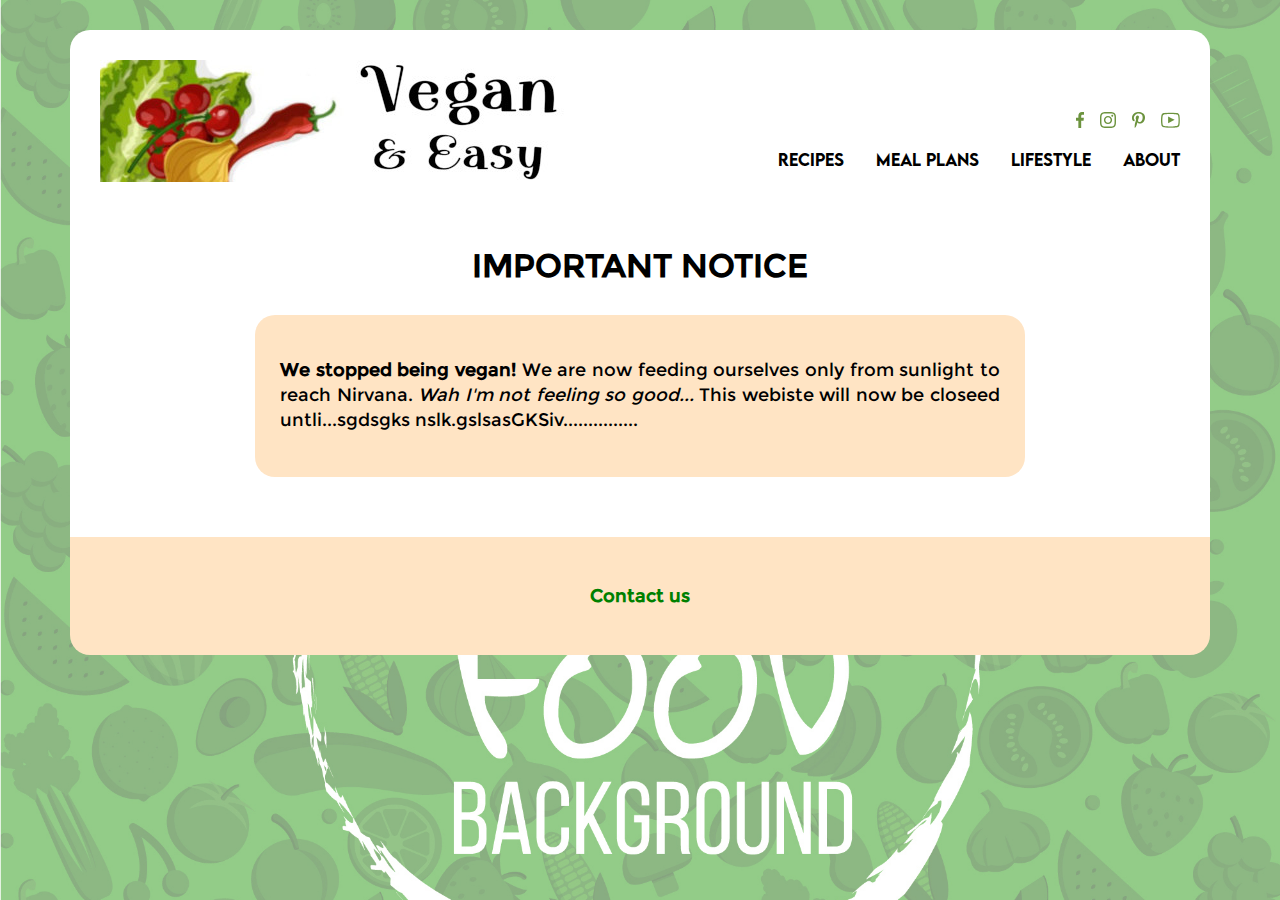
<file: index.html>
<!DOCTYPE html>
<html lang="en">
  <head>
    <meta charset="UTF-8" />
    <meta name="viewport" content="width=device-width, initial-scale=1.0" />
    <!-- link to the css stylesheet: -->
    <link rel="stylesheet" href="./css/style.css" />
    <!-- page title: -->
    <title>Vegan and Easy</title>
  </head>
  <body>
    <!-- the header is the same on all pages -->
    <header>
      <!-- website logo with a link to the homepage: -->
      <div id="logo">
        <a href="index.html"><img src="./img/logo.jpg" alt="logo" /></a>
      </div>
      <!-- navigation bar: -->
      <nav>
        <!-- social media links: -->
        <div class="social-media">
          <ul>
            <li>
              <!-- the links will open in a new tab in the browser: -->
              <a target="_blank" href="https://www.facebook.com/veganandeasy"
                ><img src="./img/icon-facebook.svg" alt=""
              /></a>
            </li>
            <li>
              <a target="_blank" href="https://www.instagram.com/veganandeasy"
                ><img src="./img/icon-instagram.svg" alt=""
              /></a>
            </li>
            <li>
              <a target="_blank" href="https://www.pinterest.com/veganandeasy"
                ><img src="./img/icon-pinterest.svg" alt=""
              /></a>
            </li>
            <li>
              <a
                target="_blank"
                href="https://www.youtube.com/channel/veganandeasy"
                ><img src="./img/icon-youtube.svg" alt=""
              /></a>
            </li>
          </ul>
        </div>

        <!-- links to categories: -->
        <div class="menu">
          <ul>
            <li>
              <a href="recipes.html">Recipes</a>
            </li>
            <li><a href="">Meal Plans</a></li>
            <li><a href="">Lifestyle</a></li>
            <li><a href="">About</a></li>
          </ul>
        </div>
      </nav>
    </header>

    <!-- unique page content starts here -->
    <main>
      <div class="recipe-header">
        <h1>IMPORTANT NOTICE</h1>
      </div>

      <!-- this is particularly important text, here the presentation
        to the website -->
      <article class="important-text">
        <p>
          <strong>We stopped being vegan!</strong> We are now feeding ourselves
          only from sunlight to reach Nirvana.
          <i>Wah I'm not feeling so good...</i> This webiste will now be closeed
          untli...sgdsgks nslk.gslsasGKSiv...............
        </p>
      </article>
    </main>
    <!-- unique page content ends here -->

    <!-- the footer is the same on all pages -->
    <footer>
      <!-- a link to send an email: -->
      <p><a href="mailto:email@veganandeasy.net">Contact us</a></p>
    </footer>
  </body>
</html>
</file>
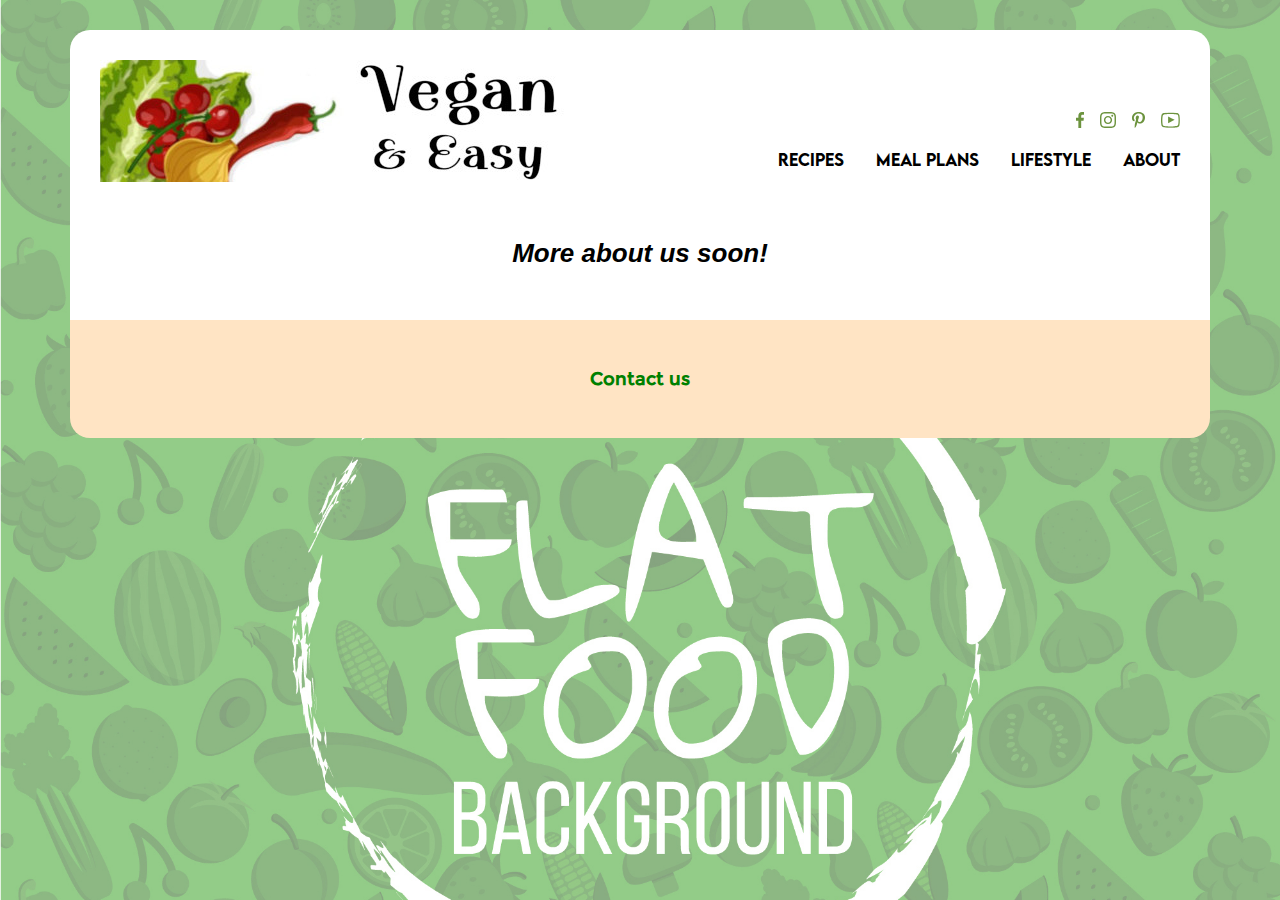
<file: about.html>
<!DOCTYPE html>
<html lang="en">
  <head>
    <meta charset="UTF-8" />
    <meta name="viewport" content="width=device-width, initial-scale=1.0" />
    <!-- link to the css stylesheet: -->
    <link rel="stylesheet" href="./css/style.css" />
    <!-- page title: -->
    <title>About - Vegan and Easy</title>
  </head>
  <body>
    <header>
      <!-- website logo: -->
      <div id="logo">
        <a href="index.html"><img src="./img/logo.jpg" alt="logo" /></a>
      </div>
      <!-- navigation bar: -->
      <nav>
        <!-- social media links -->
        <div class="social-media">
          <ul>
            <li>
              <a target="_blank" href="https://www.facebook.com/veganandeasy"
                ><img src="./img/icon-facebook.svg" alt=""
              /></a>
            </li>
            <li>
              <a target="_blank" href="https://www.instagram.com/veganandeasy"
                ><img src="./img/icon-instagram.svg" alt=""
              /></a>
            </li>
            <li>
              <a target="_blank" href="https://www.pinterest.com/veganandeasy"
                ><img src="./img/icon-pinterest.svg" alt=""
              /></a>
            </li>
            <li>
              <a
                target="_blank"
                href="https://www.youtube.com/channel/veganandeasy"
                ><img src="./img/icon-youtube.svg" alt=""
              /></a>
            </li>
          </ul>
        </div>

        <!-- links to categories -->
        <div class="menu">
          <ul>
            <li><a href="recipes.html">Recipes</a></li>
            <li><a href="meal-plans.html">Meal Plans</a></li>
            <li><a href="lifestyle.html">Lifestyle</a></li>
            <li><a href="about.html">About</a></li>
          </ul>
        </div>
      </nav>
    </header>
    <main>
      <h2 class="important">More about us soon!</h2>
    </main>

    <footer>
      <p><a href="mailto:email@veganandeasy.net">Contact us</a></p>
    </footer>
  </body>
</html>
</file>
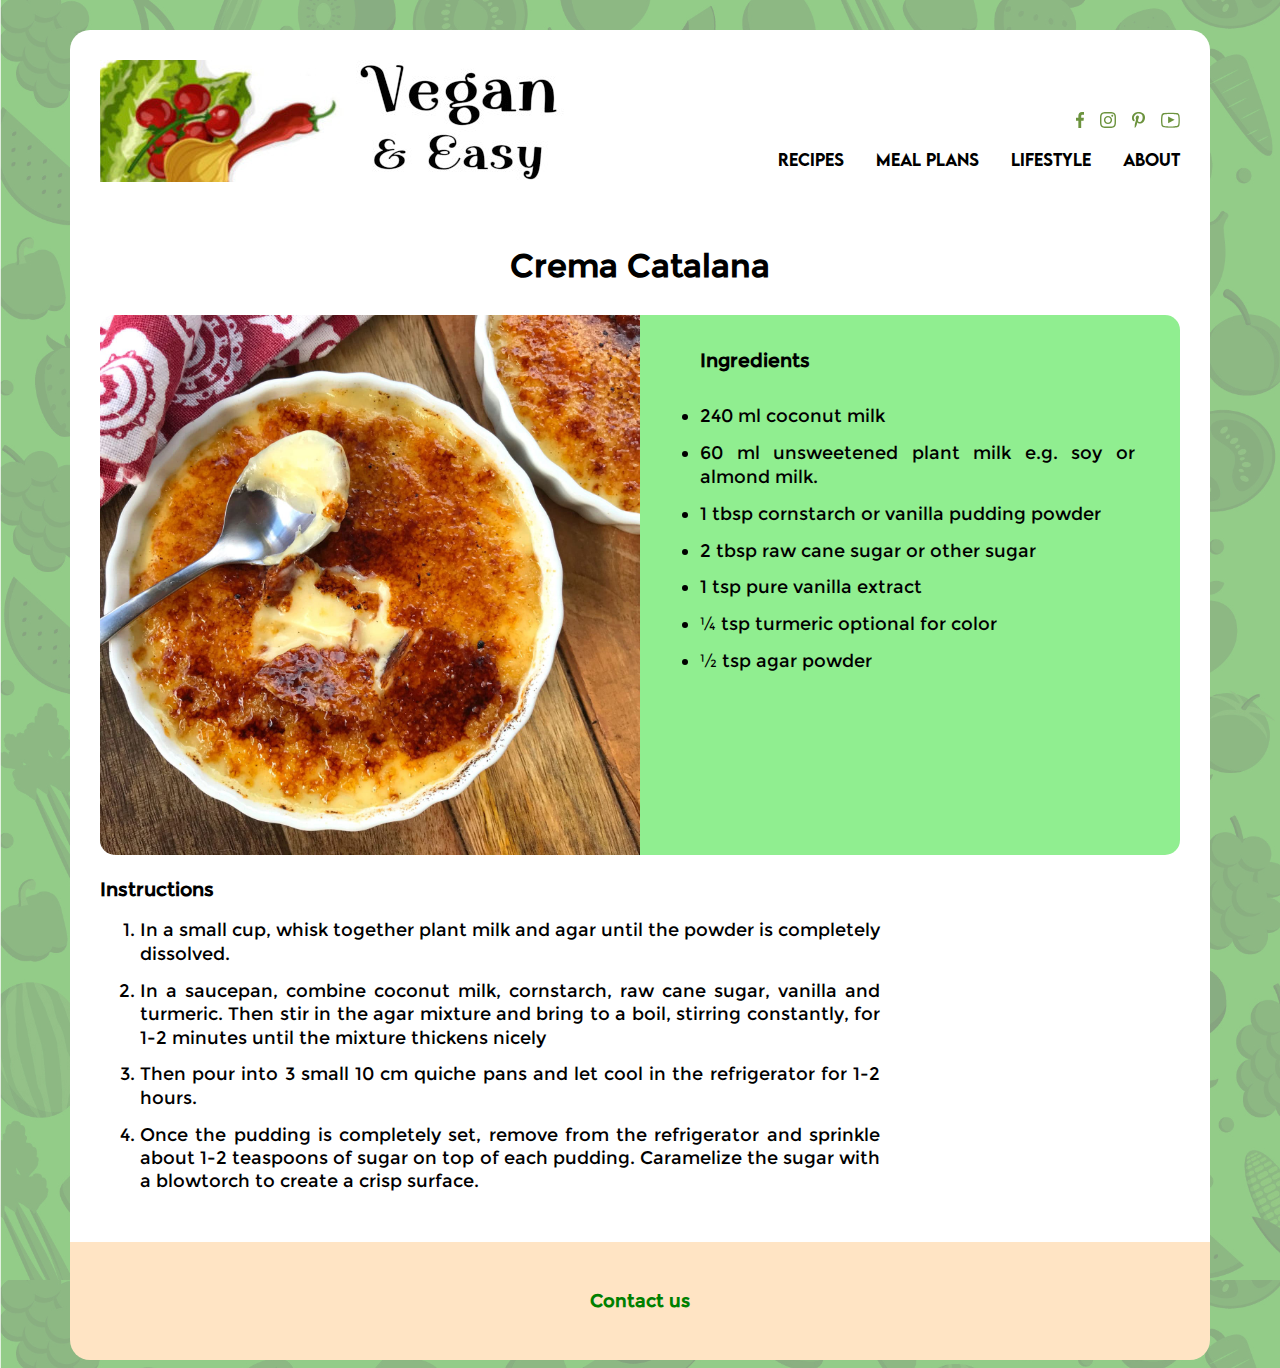
<file: crema-catalana.html>
<!DOCTYPE html>
<html lang="en">
  <head>
    <meta charset="UTF-8" />
    <meta name="viewport" content="width=device-width, initial-scale=1.0" />
    <!-- link to the css stylesheet: -->
    <link rel="stylesheet" href="./css/style.css" />
    <!-- page title: -->
    <title>Crema Catalana - Vegan and Easy</title>
  </head>
  <body>
    <header>
      <!-- website logo: -->
      <div id="logo">
        <a href="index.html"><img src="./img/logo.jpg" alt="logo" /></a>
      </div>
      <!-- navigation bar: -->
      <nav>
        <!-- social media links -->
        <div class="social-media">
          <ul>
            <li>
              <a target="_blank" href="https://www.facebook.com/veganandeasy"
                ><img src="./img/icon-facebook.svg" alt=""
              /></a>
            </li>
            <li>
              <a target="_blank" href="https://www.instagram.com/veganandeasy"
                ><img src="./img/icon-instagram.svg" alt=""
              /></a>
            </li>
            <li>
              <a target="_blank" href="https://www.pinterest.com/veganandeasy"
                ><img src="./img/icon-pinterest.svg" alt=""
              /></a>
            </li>
            <li>
              <a
                target="_blank"
                href="https://www.youtube.com/channel/veganandeasy"
                ><img src="./img/icon-youtube.svg" alt=""
              /></a>
            </li>
          </ul>
        </div>

        <!-- links to categories -->
        <div class="menu">
          <ul>
            <li><a href="recipes.html">Recipes</a></li>
            <li><a href="meal-plans.html">Meal Plans</a></li>
            <li><a href="lifestyle.html">Lifestyle</a></li>
            <li><a href="about.html">About</a></li>
          </ul>
        </div>
      </nav>
    </header>
    <main>
      <div class="recipe-header"><h1>Crema Catalana</h1></div>

      <section class="recipe-main">
        <div class="recipe-img">
          <img
            class="recipe-main-img"
            src="./img/crema-catalana.jpg"
            alt="Crema Catalana"
          />
        </div>

        <div class="ingredients">
          <h3>Ingredients</h3>
          <ul>
            <li>240 ml coconut milk</li>
            <li>60 ml unsweetened plant milk e.g. soy or almond milk.</li>
            <li>1 tbsp cornstarch or vanilla pudding powder</li>
            <li>2 tbsp raw cane sugar or other sugar</li>
            <li>1 tsp pure vanilla extract</li>
            <li>¼ tsp turmeric optional for color</li>
            <li>½ tsp agar powder</li>
          </ul>
        </div>

        <div class="instructions">
          <h3>Instructions</h3>
          <ol>
            <li>
              In a small cup, whisk together plant milk and agar until the
              powder is completely dissolved.
            </li>
            <li>
              In a saucepan, combine coconut milk, cornstarch, raw cane sugar,
              vanilla and turmeric. Then stir in the agar mixture and bring to a
              boil, stirring constantly, for 1-2 minutes until the mixture
              thickens nicely
            </li>
            <li>
              Then pour into 3 small 10 cm quiche pans and let cool in the
              refrigerator for 1-2 hours.
            </li>
            <li>
              Once the pudding is completely set, remove from the refrigerator
              and sprinkle about 1-2 teaspoons of sugar on top of each pudding.
              Caramelize the sugar with a blowtorch to create a crisp surface.
            </li>
          </ol>
        </div>
      </section>
    </main>
    <footer>
      <p><a href="mailto:email@veganandeasy.net">Contact us</a></p>
    </footer>
  </body>
</html>
</file>
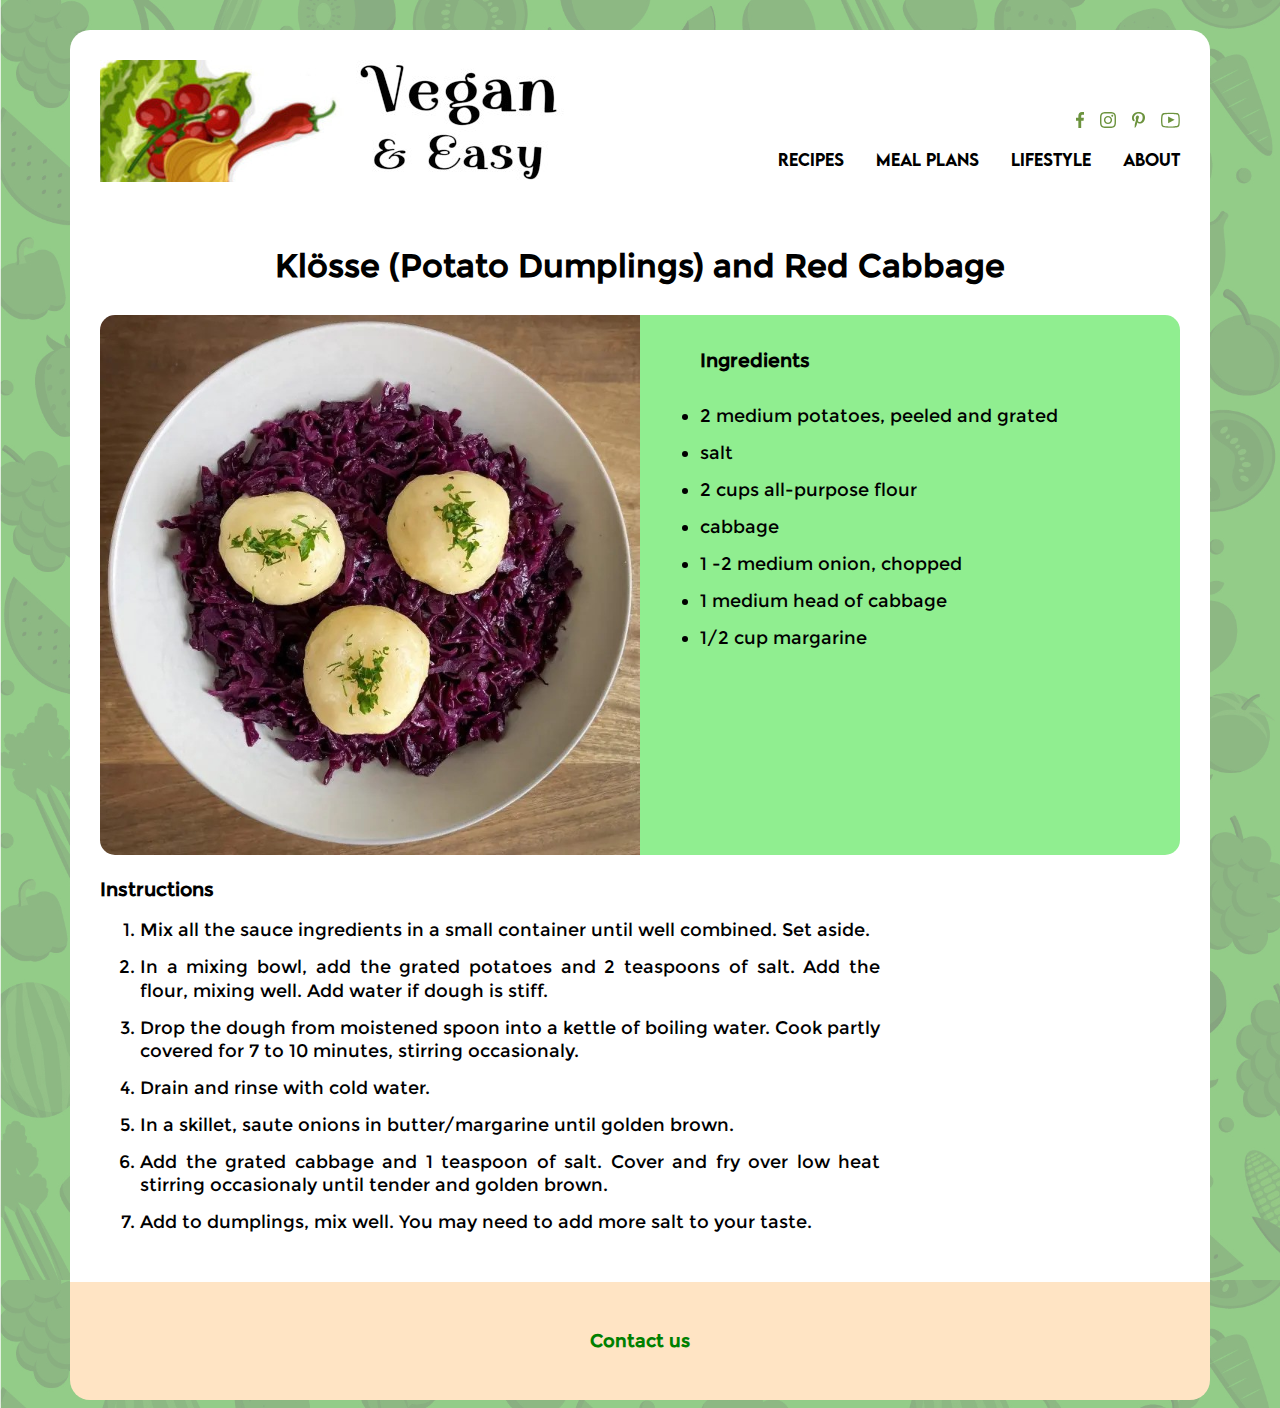
<file: kloesse-cabbage.html>
<!DOCTYPE html>
<html lang="en">
  <head>
    <meta charset="UTF-8" />
    <meta name="viewport" content="width=device-width, initial-scale=1.0" />
    <!-- link to the css stylesheet: -->
    <link rel="stylesheet" href="./css/style.css" />
    <!-- page title: -->
    <title>Klösse and Red Cabbage - Vegan and Easy</title>
  </head>
  <body>
    <header>
      <!-- website logo: -->
      <div id="logo">
        <a href="index.html"><img src="./img/logo.jpg" alt="logo" /></a>
      </div>
      <!-- navigation bar: -->
      <nav>
        <!-- social media links -->
        <div class="social-media">
          <ul>
            <li>
              <a target="_blank" href="https://www.facebook.com/veganandeasy"
                ><img src="./img/icon-facebook.svg" alt=""
              /></a>
            </li>
            <li>
              <a target="_blank" href="https://www.instagram.com/veganandeasy"
                ><img src="./img/icon-instagram.svg" alt=""
              /></a>
            </li>
            <li>
              <a target="_blank" href="https://www.pinterest.com/veganandeasy"
                ><img src="./img/icon-pinterest.svg" alt=""
              /></a>
            </li>
            <li>
              <a
                target="_blank"
                href="https://www.youtube.com/channel/veganandeasy"
                ><img src="./img/icon-youtube.svg" alt=""
              /></a>
            </li>
          </ul>
        </div>

        <!-- links to categories -->
        <div class="menu">
          <ul>
            <li><a href="recipes.html">Recipes</a></li>
            <li><a href="meal-plans.html">Meal Plans</a></li>
            <li><a href="lifestyle.html">Lifestyle</a></li>
            <li><a href="about.html">About</a></li>
          </ul>
        </div>
      </nav>
    </header>
    <!-- unique page content: -->
    <main>
      <!-- recipe name: -->
      <div class="recipe-header">
        <h1>Klösse (Potato Dumplings) and Red Cabbage</h1>
      </div>

      <!-- recipe content: -->
      <section class="recipe-main">
        <div class="recipe-img">
          <img
            class="recipe-main-img"
            src="./img/kloesse.jpg"
            alt="Tofu Stir Fry"
          />
        </div>

        <div class="ingredients">
          <h3>Ingredients</h3>
          <ul>
            <li>2 medium potatoes, peeled and grated</li>
            <li>salt</li>
            <li>2 cups all-purpose flour</li>
            <li>cabbage</li>
            <li>1 -2 medium onion, chopped</li>
            <li>1 medium head of cabbage</li>
            <li>1/2 cup margarine</li>
          </ul>
        </div>

        <div class="instructions">
          <h3>Instructions</h3>
          <ol>
            <li>
              Mix all the sauce ingredients in a small container until well
              combined. Set aside.
            </li>
            <li>
              In a mixing bowl, add the grated potatoes and 2 teaspoons of salt.
              Add the flour, mixing well. Add water if dough is stiff.
            </li>
            <li>
              Drop the dough from moistened spoon into a kettle of boiling
              water. Cook partly covered for 7 to 10 minutes, stirring
              occasionaly.
            </li>
            <li>Drain and rinse with cold water.</li>
            <li>
              In a skillet, saute onions in butter/margarine until golden brown.
            </li>
            <li>
              Add the grated cabbage and 1 teaspoon of salt. Cover and fry over
              low heat stirring occasionaly until tender and golden brown.
            </li>
            <li>
              Add to dumplings, mix well. You may need to add more salt to your
              taste.
            </li>
          </ol>
        </div>
      </section>
      <!-- end of the recipe -->
    </main>
    <footer>
      <p><a href="mailto:email@veganandeasy.net">Contact us</a></p>
    </footer>
  </body>
</html>
</file>
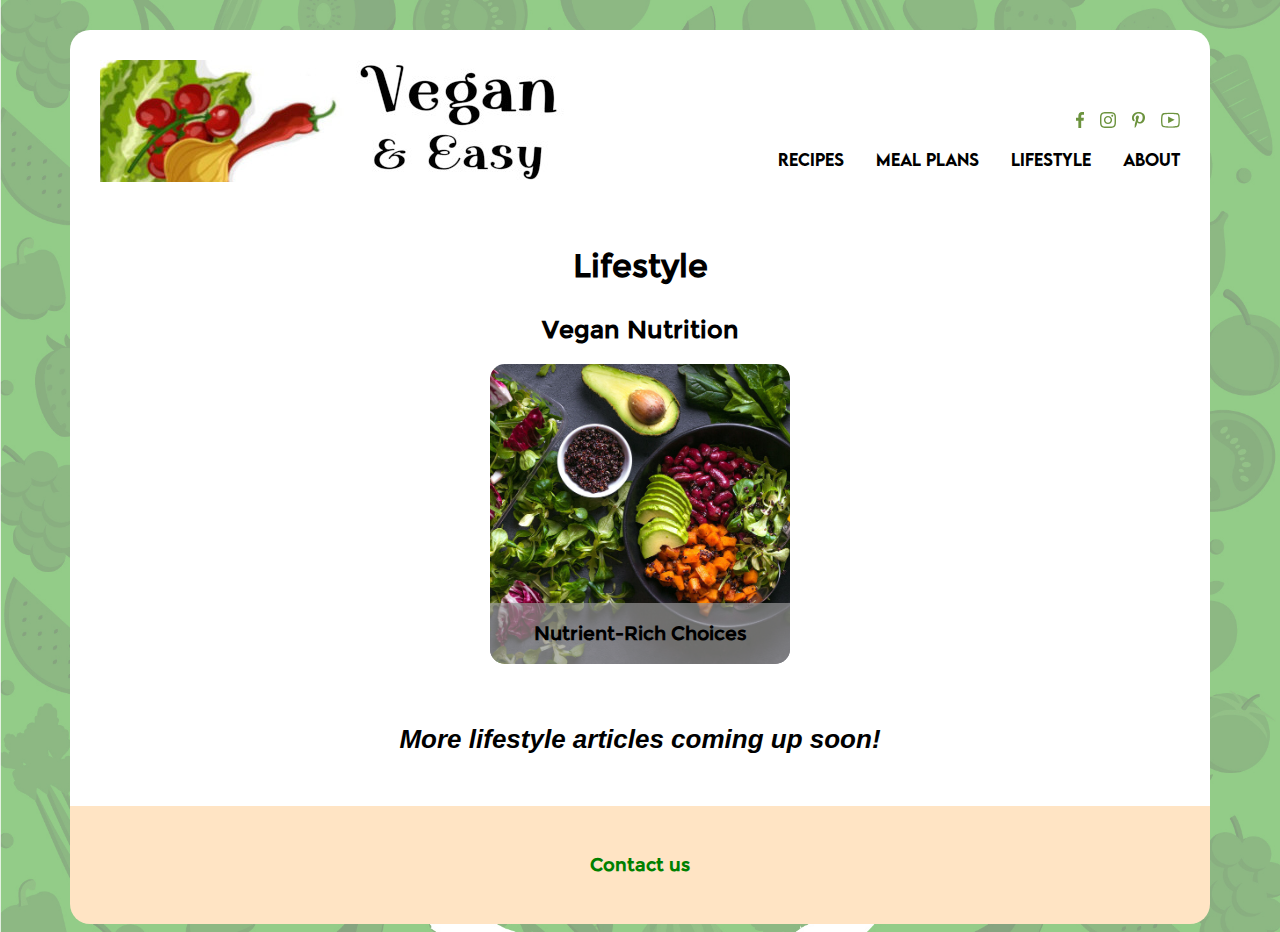
<file: lifestyle.html>
<!DOCTYPE html>
<html lang="en">
  <head>
    <meta charset="UTF-8" />
    <meta name="viewport" content="width=device-width, initial-scale=1.0" />
    <!-- link to the css stylesheet: -->
    <link rel="stylesheet" href="./css/style.css" />
    <!-- page title: -->
    <title>Lifestyle - Vegan and Easy</title>
  </head>
  <body>
    <header>
      <!-- website logo: -->
      <div id="logo">
        <a href="index.html"><img src="./img/logo.jpg" alt="logo" /></a>
      </div>
      <!-- navigation bar: -->
      <nav>
        <!-- social media links -->
        <div class="social-media">
          <ul>
            <li>
              <a target="_blank" href="https://www.facebook.com/veganandeasy"
                ><img src="./img/icon-facebook.svg" alt=""
              /></a>
            </li>
            <li>
              <a target="_blank" href="https://www.instagram.com/veganandeasy"
                ><img src="./img/icon-instagram.svg" alt=""
              /></a>
            </li>
            <li>
              <a target="_blank" href="https://www.pinterest.com/veganandeasy"
                ><img src="./img/icon-pinterest.svg" alt=""
              /></a>
            </li>
            <li>
              <a
                target="_blank"
                href="https://www.youtube.com/channel/veganandeasy"
                ><img src="./img/icon-youtube.svg" alt=""
              /></a>
            </li>
          </ul>
        </div>

        <!-- links to categories -->
        <div class="menu">
          <ul>
            <li><a href="recipes.html">Recipes</a></li>
            <li><a href="meal-plans.html">Meal Plans</a></li>
            <li><a href="lifestyle.html">Lifestyle</a></li>
            <li><a href="about.html">About</a></li>
          </ul>
        </div>
      </nav>
    </header>
    <main>
      <h1>Lifestyle</h1>
      <div>
        <h2>Vegan Nutrition</h2>
        <section class="container">
          <article class="recipe-box">
            <a href="nutrient-rich-choices.html"
              ><img
                src="./img/nutrient-rich-choices.jpg"
                alt="Different vegetal ingredients"
              />
              <div class="recipe-box-name">
                <h3>Nutrient-Rich Choices</h3>
              </div></a
            >
          </article>
        </section>
      </div>
      <h2 class="important">More lifestyle articles coming up soon!</h2>
    </main>

    <!-- footer -->
    <footer>
      <p><a href="mailto:email@veganandeasy.net">Contact us</a></p>
    </footer>
  </body>
</html>
</file>
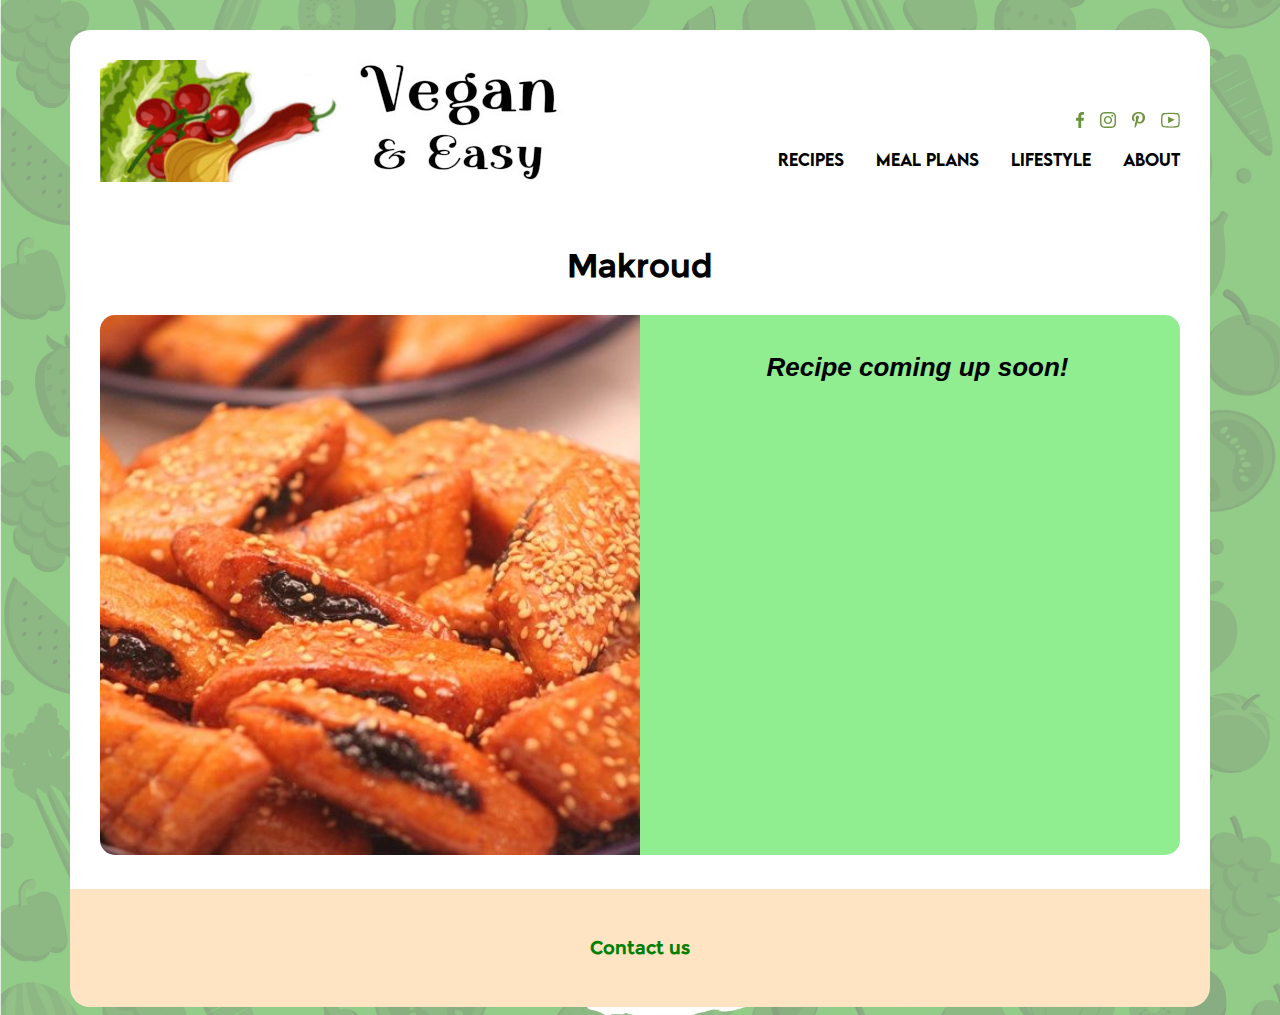
<file: makroud.html>
<!DOCTYPE html>
<html lang="en">
  <head>
    <meta charset="UTF-8" />
    <meta name="viewport" content="width=device-width, initial-scale=1.0" />
    <!-- link to the css stylesheet: -->
    <link rel="stylesheet" href="./css/style.css" />
    <!-- page title: -->
    <title>Makroud - Vegan and Easy</title>
  </head>
  <body>
    <header>
      <!-- website logo: -->
      <div id="logo">
        <a href="index.html"><img src="./img/logo.jpg" alt="logo" /></a>
      </div>
      <!-- navigation bar: -->
      <nav>
        <!-- social media links -->
        <div class="social-media">
          <ul>
            <li>
              <a target="_blank" href="https://www.facebook.com/veganandeasy"
                ><img src="./img/icon-facebook.svg" alt=""
              /></a>
            </li>
            <li>
              <a target="_blank" href="https://www.instagram.com/veganandeasy"
                ><img src="./img/icon-instagram.svg" alt=""
              /></a>
            </li>
            <li>
              <a target="_blank" href="https://www.pinterest.com/veganandeasy"
                ><img src="./img/icon-pinterest.svg" alt=""
              /></a>
            </li>
            <li>
              <a
                target="_blank"
                href="https://www.youtube.com/channel/veganandeasy"
                ><img src="./img/icon-youtube.svg" alt=""
              /></a>
            </li>
          </ul>
        </div>

        <!-- links to categories -->
        <div class="menu">
          <ul>
            <li><a href="recipes.html">Recipes</a></li>
            <li><a href="meal-plans.html">Meal Plans</a></li>
            <li><a href="lifestyle.html">Lifestyle</a></li>
            <li><a href="about.html">About</a></li>
          </ul>
        </div>
      </nav>
    </header>

    <!-- unique page content: -->
    <main>
      <!-- recipe title: -->
      <div class="recipe-header"><h1>Makroud</h1></div>

      <!-- recipe content: -->
      <section class="recipe-main">
        <div>
          <img src="./img/makroud.jpg" alt="Makroud" />
        </div>

        <div class="ingredients">
          <h2 class="important">Recipe coming up soon!</h2>
        </div>
      </section>

      <!-- end of the recipe -->
    </main>

    <!-- footer -->
    <footer>
      <p><a href="mailto:email@veganandeasy.net">Contact us</a></p>
    </footer>
  </body>
</html>
</file>
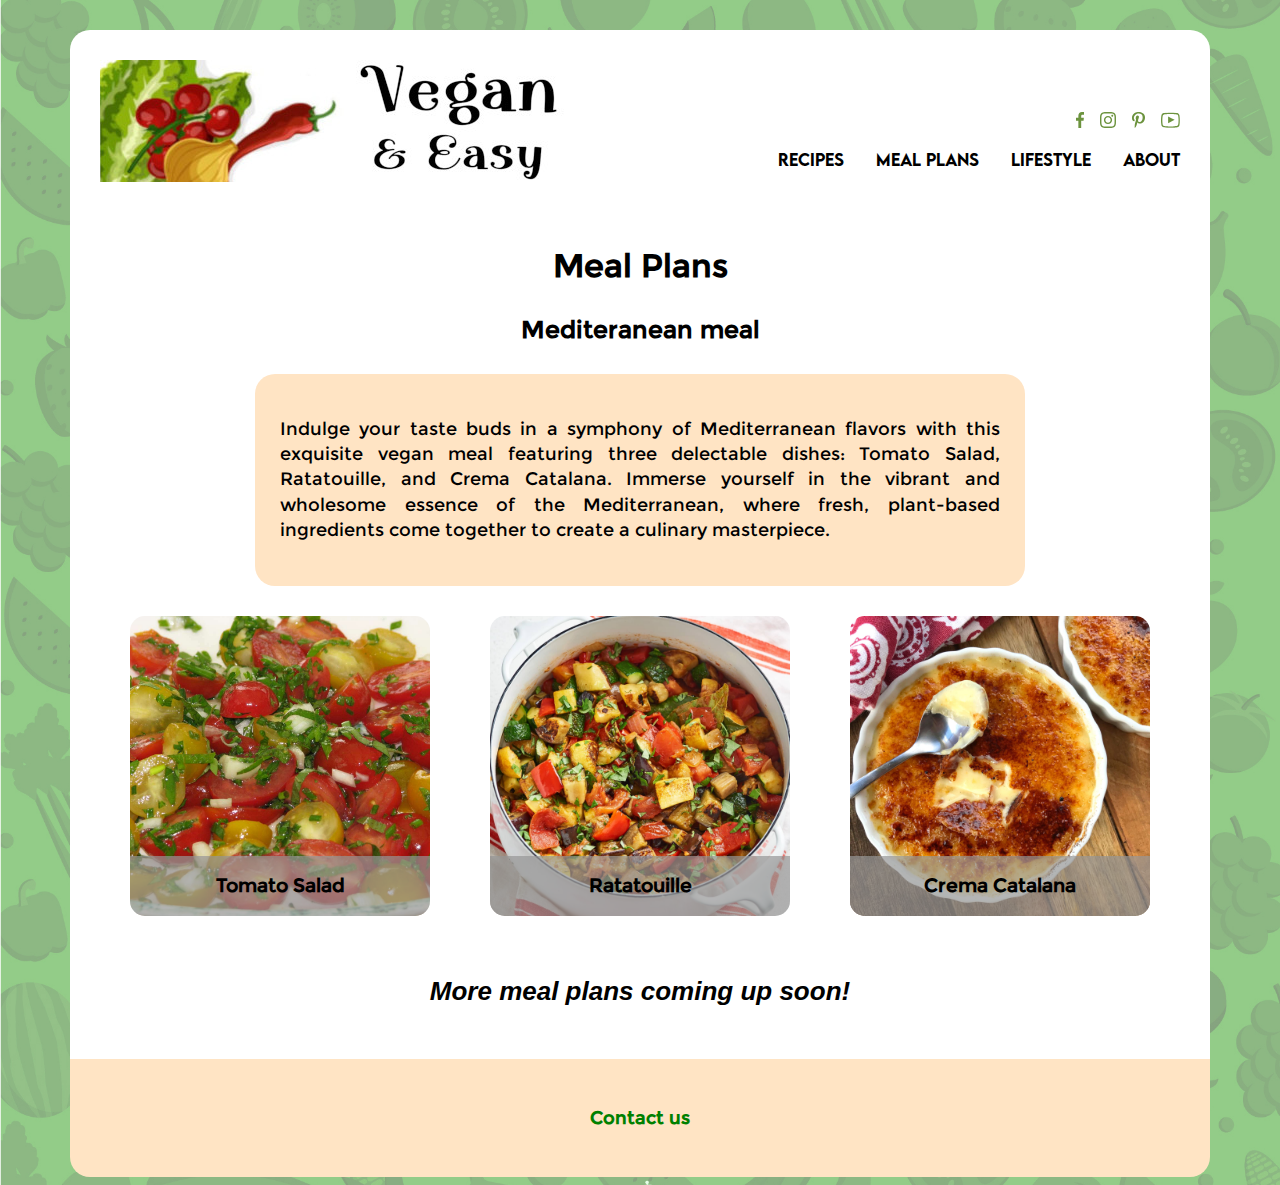
<file: meal-plans.html>
<!DOCTYPE html>
<html lang="en">
  <head>
    <meta charset="UTF-8" />
    <meta name="viewport" content="width=device-width, initial-scale=1.0" />
    <!-- link to the css stylesheet: -->
    <link rel="stylesheet" href="./css/style.css" />
    <!-- page title: -->
    <title>Meal Plans - Vegan and Easy</title>
  </head>
  <body>
    <header>
      <!-- website logo: -->
      <div id="logo">
        <a href="index.html"><img src="./img/logo.jpg" alt="logo" /></a>
      </div>
      <!-- navigation bar: -->
      <nav>
        <!-- social media links -->
        <div class="social-media">
          <ul>
            <li>
              <a target="_blank" href="https://www.facebook.com/veganandeasy"
                ><img src="./img/icon-facebook.svg" alt=""
              /></a>
            </li>
            <li>
              <a target="_blank" href="https://www.instagram.com/veganandeasy"
                ><img src="./img/icon-instagram.svg" alt=""
              /></a>
            </li>
            <li>
              <a target="_blank" href="https://www.pinterest.com/veganandeasy"
                ><img src="./img/icon-pinterest.svg" alt=""
              /></a>
            </li>
            <li>
              <a
                target="_blank"
                href="https://www.youtube.com/channel/veganandeasy"
                ><img src="./img/icon-youtube.svg" alt=""
              /></a>
            </li>
          </ul>
        </div>

        <!-- links to categories -->
        <div class="menu">
          <ul>
            <li><a href="recipes.html">Recipes</a></li>
            <li><a href="meal-plans.html">Meal Plans</a></li>
            <li><a href="lifestyle.html">Lifestyle</a></li>
            <li><a href="about.html">About</a></li>
          </ul>
        </div>
      </nav>
    </header>
    <main>
      <h1>Meal Plans</h1>
      <div>
        <h2>Mediteranean meal</h2>
        <section>
          <article class="important-text">
            <p>
              Indulge your taste buds in a symphony of Mediterranean flavors
              with this exquisite vegan meal featuring three delectable dishes:
              Tomato Salad, Ratatouille, and Crema Catalana. Immerse yourself in
              the vibrant and wholesome essence of the Mediterranean, where
              fresh, plant-based ingredients come together to create a culinary
              masterpiece.
            </p>
          </article>
        </section>
        <section class="container">
          <article class="recipe-box">
            <a href="tomato-salad.html"
              ><img src="./img/tomato-salad.jpg" alt="Tomato Salad" />
              <div class="recipe-box-name">
                <h3>Tomato Salad</h3>
              </div></a
            >
          </article>

          <article class="recipe-box">
            <a href="ratatouille.html"
              ><img src="./img/ratatouille.jpg" alt="Ratatouille" />
              <div class="recipe-box-name">
                <h3>Ratatouille</h3>
              </div></a
            >
          </article>

          <article class="recipe-box">
            <a href="crema-catalana.html">
              <img src="./img/crema-catalana.jpg" alt="Crema Catalana" />
              <div class="recipe-box-name">
                <h3>Crema Catalana</h3>
              </div></a
            >
          </article>
        </section>
      </div>
      <h2 class="important">More meal plans coming up soon!</h2>
    </main>

    <footer>
      <p><a href="mailto:email@veganandeasy.net">Contact us</a></p>
    </footer>
  </body>
</html>
</file>
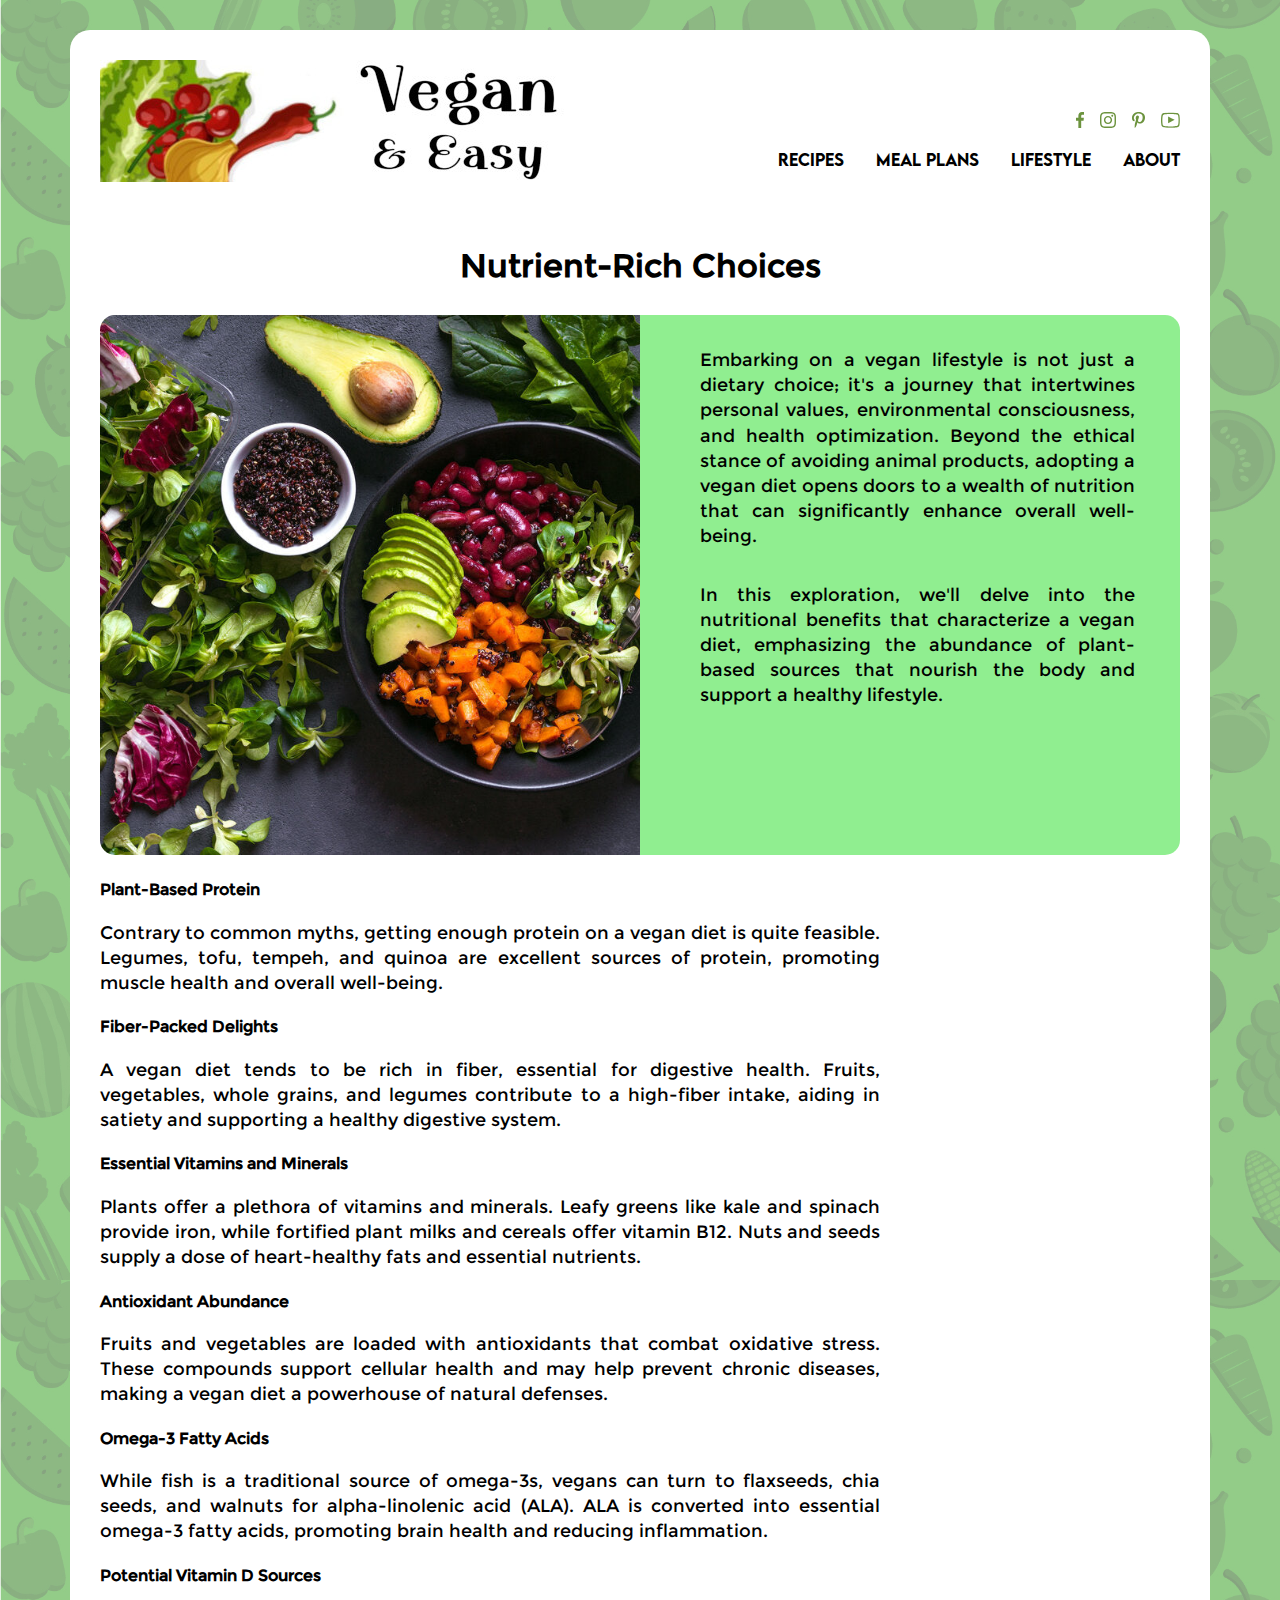
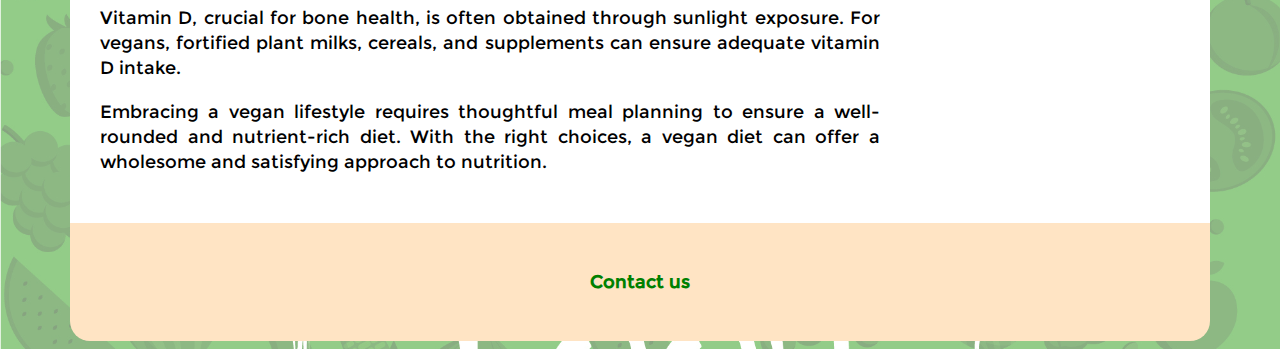
<file: nutrient-rich-choices.html>
<!DOCTYPE html>
<html lang="en">
  <head>
    <meta charset="UTF-8" />
    <meta name="viewport" content="width=device-width, initial-scale=1.0" />
    <!-- link to the css stylesheet: -->
    <link rel="stylesheet" href="./css/style.css" />
    <!-- page title: -->
    <title>Nutrient-Rich Choices - Vegan and Easy</title>
  </head>
  <body>
    <header>
      <!-- website logo: -->
      <div id="logo">
        <a href="index.html"><img src="./img/logo.jpg" alt="logo" /></a>
      </div>
      <!-- navigation bar: -->
      <nav>
        <!-- social media links -->
        <div class="social-media">
          <ul>
            <li>
              <a target="_blank" href="https://www.facebook.com/veganandeasy"
                ><img src="./img/icon-facebook.svg" alt=""
              /></a>
            </li>
            <li>
              <a target="_blank" href="https://www.instagram.com/veganandeasy"
                ><img src="./img/icon-instagram.svg" alt=""
              /></a>
            </li>
            <li>
              <a target="_blank" href="https://www.pinterest.com/veganandeasy"
                ><img src="./img/icon-pinterest.svg" alt=""
              /></a>
            </li>
            <li>
              <a
                target="_blank"
                href="https://www.youtube.com/channel/veganandeasy"
                ><img src="./img/icon-youtube.svg" alt=""
              /></a>
            </li>
          </ul>
        </div>

        <!-- links to categories -->
        <div class="menu">
          <ul>
            <li><a href="recipes.html">Recipes</a></li>
            <li><a href="meal-plans.html">Meal Plans</a></li>
            <li><a href="lifestyle.html">Lifestyle</a></li>
            <li><a href="about.html">About</a></li>
          </ul>
        </div>
      </nav>
    </header>
    <!-- unique page content: -->
    <main>
      <!-- recipe title: -->
      <div class="recipe-header"><h1>Nutrient-Rich Choices</h1></div>

      <!-- recipe content: -->
      <section class="recipe-main">
        <div>
          <img
            src="./img/nutrient-rich-choices.jpg"
            alt="Different vegetal ingredients"
          />
        </div>

        <div class="ingredients">
          <p>
            Embarking on a vegan lifestyle is not just a dietary choice; it's a
            journey that intertwines personal values, environmental
            consciousness, and health optimization. Beyond the ethical stance of
            avoiding animal products, adopting a vegan diet opens doors to a
            wealth of nutrition that can significantly enhance overall
            well-being.
          </p>

          <p>
            In this exploration, we'll delve into the nutritional benefits that
            characterize a vegan diet, emphasizing the abundance of plant-based
            sources that nourish the body and support a healthy lifestyle.
          </p>
        </div>

        <div class="instructions">
          <h4>Plant-Based Protein</h4>
          <p>
            Contrary to common myths, getting enough protein on a vegan diet is
            quite feasible. Legumes, tofu, tempeh, and quinoa are excellent
            sources of protein, promoting muscle health and overall well-being.
          </p>

          <h4>Fiber-Packed Delights</h4>
          <p>
            A vegan diet tends to be rich in fiber, essential for digestive
            health. Fruits, vegetables, whole grains, and legumes contribute to
            a high-fiber intake, aiding in satiety and supporting a healthy
            digestive system.
          </p>

          <h4>Essential Vitamins and Minerals</h4>
          <p>
            Plants offer a plethora of vitamins and minerals. Leafy greens like
            kale and spinach provide iron, while fortified plant milks and
            cereals offer vitamin B12. Nuts and seeds supply a dose of
            heart-healthy fats and essential nutrients.
          </p>

          <h4>Antioxidant Abundance</h4>
          <p>
            Fruits and vegetables are loaded with antioxidants that combat
            oxidative stress. These compounds support cellular health and may
            help prevent chronic diseases, making a vegan diet a powerhouse of
            natural defenses.
          </p>

          <h4>Omega-3 Fatty Acids</h4>
          <p>
            While fish is a traditional source of omega-3s, vegans can turn to
            flaxseeds, chia seeds, and walnuts for alpha-linolenic acid (ALA).
            ALA is converted into essential omega-3 fatty acids, promoting brain
            health and reducing inflammation.
          </p>

          <h4>Potential Vitamin D Sources</h4>
          <p>
            Vitamin D, crucial for bone health, is often obtained through
            sunlight exposure. For vegans, fortified plant milks, cereals, and
            supplements can ensure adequate vitamin D intake.
          </p>

          <p>
            Embracing a vegan lifestyle requires thoughtful meal planning to
            ensure a well-rounded and nutrient-rich diet. With the right
            choices, a vegan diet can offer a wholesome and satisfying approach
            to nutrition.
          </p>
        </div>
      </section>
      <!-- end of the recipe -->
    </main>

    <footer>
      <p><a href="mailto:email@veganandeasy.net">Contact us</a></p>
    </footer>
  </body>
</html>
</file>
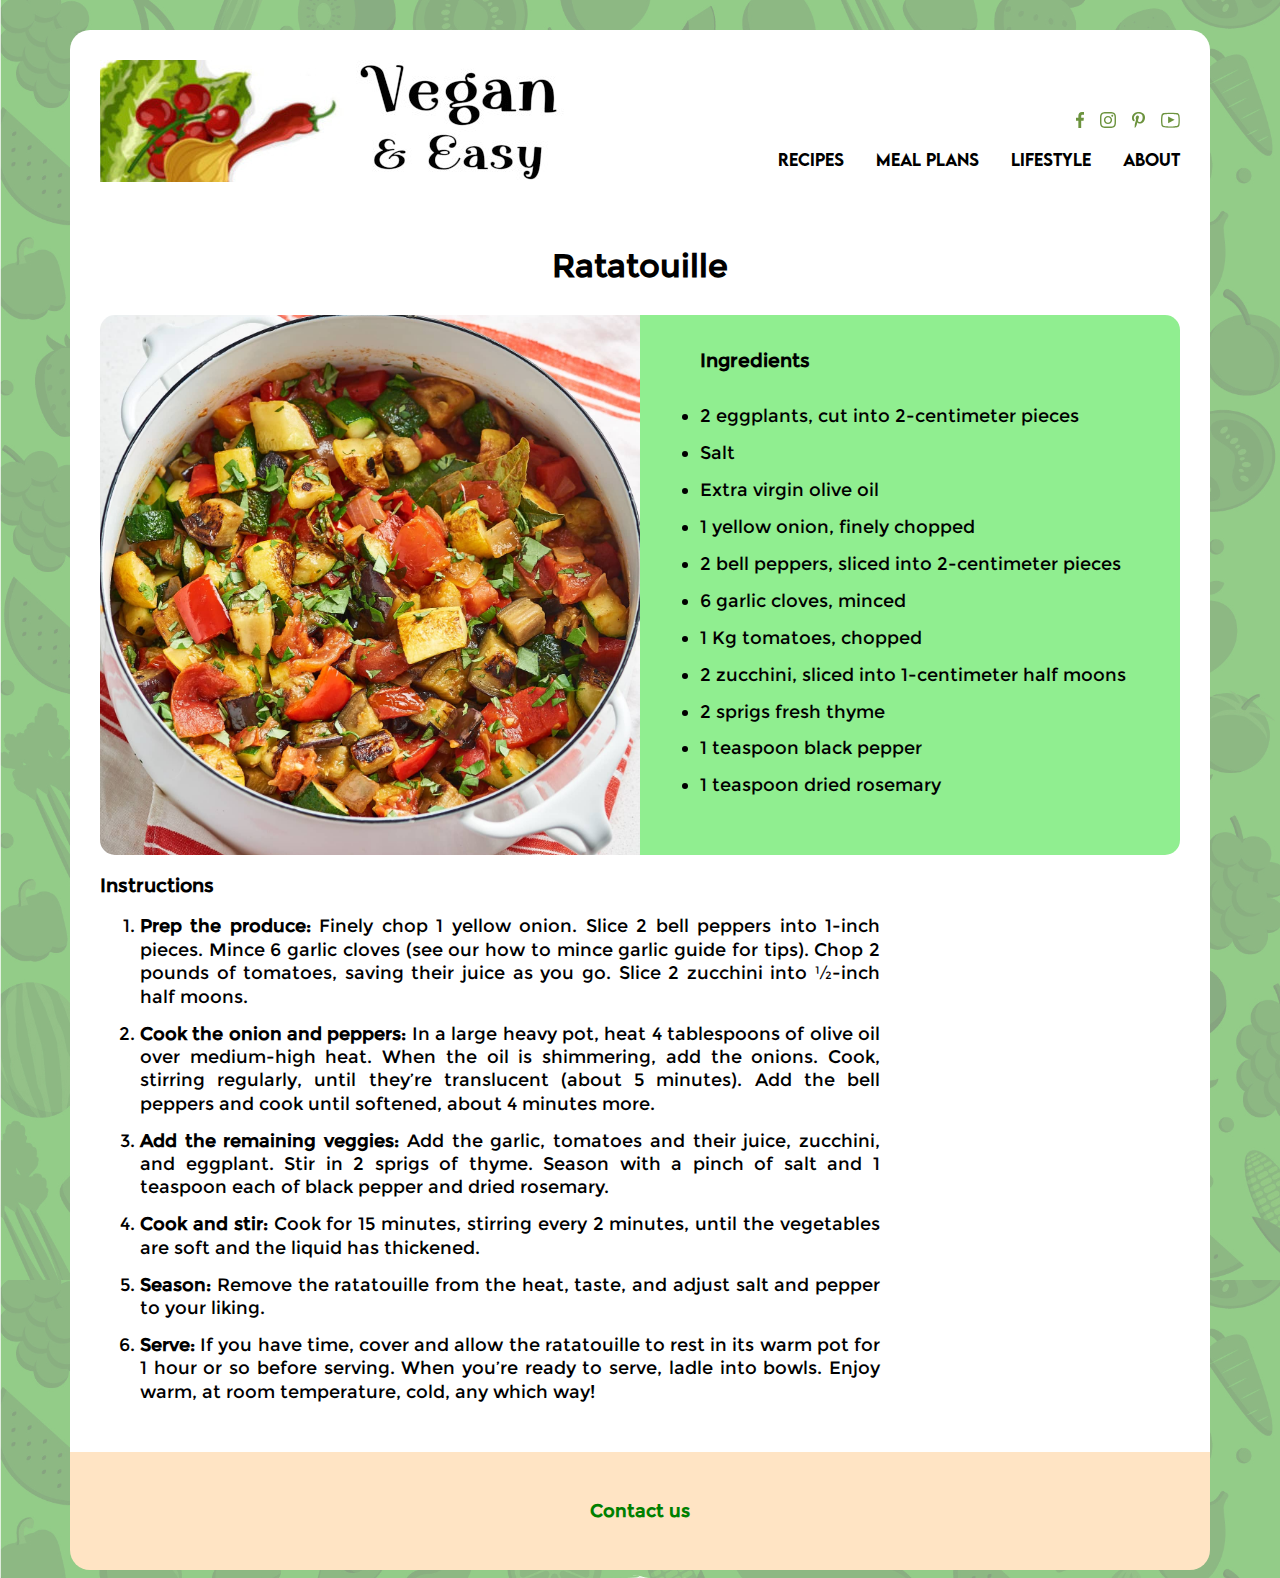
<file: ratatouille.html>
<!DOCTYPE html>
<html lang="en">
  <head>
    <meta charset="UTF-8" />
    <meta name="viewport" content="width=device-width, initial-scale=1.0" />
    <!-- link to the css stylesheet: -->
    <link rel="stylesheet" href="./css/style.css" />
    <!-- page title: -->
    <title>Ratatouille - Vegan and Easy</title>
  </head>
  <body>
    <header>
      <!-- website logo: -->
      <div id="logo">
        <a href="index.html"><img src="./img/logo.jpg" alt="logo" /></a>
      </div>
      <!-- navigation bar: -->
      <nav>
        <!-- social media links -->
        <div class="social-media">
          <ul>
            <li>
              <a target="_blank" href="https://www.facebook.com/veganandeasy"
                ><img src="./img/icon-facebook.svg" alt=""
              /></a>
            </li>
            <li>
              <a target="_blank" href="https://www.instagram.com/veganandeasy"
                ><img src="./img/icon-instagram.svg" alt=""
              /></a>
            </li>
            <li>
              <a target="_blank" href="https://www.pinterest.com/veganandeasy"
                ><img src="./img/icon-pinterest.svg" alt=""
              /></a>
            </li>
            <li>
              <a
                target="_blank"
                href="https://www.youtube.com/channel/veganandeasy"
                ><img src="./img/icon-youtube.svg" alt=""
              /></a>
            </li>
          </ul>
        </div>

        <!-- links to categories -->
        <div class="menu">
          <ul>
            <li><a href="recipes.html">Recipes</a></li>
            <li><a href="meal-plans.html">Meal Plans</a></li>
            <li><a href="lifestyle.html">Lifestyle</a></li>
            <li><a href="about.html">About</a></li>
          </ul>
        </div>
      </nav>
    </header>
    <!-- unique page content: -->
    <main>
      <!-- recipe title: -->
      <div class="recipe-header"><h1>Ratatouille</h1></div>

      <!-- recipe content: -->
      <section class="recipe-main">
        <img src="./img/ratatouille.jpg" alt="Ratatouille" />

        <div class="ingredients">
          <h3>Ingredients</h3>
          <ul>
            <li>2 eggplants, cut into 2-centimeter pieces</li>
            <li>Salt</li>
            <li>Extra virgin olive oil</li>
            <li>1 yellow onion, finely chopped</li>
            <li>2 bell peppers, sliced into 2-centimeter pieces</li>
            <li>6 garlic cloves, minced</li>
            <li>1 Kg tomatoes, chopped</li>
            <li>2 zucchini, sliced into 1-centimeter half moons</li>
            <li>2 sprigs fresh thyme</li>
            <li>1 teaspoon black pepper</li>
            <li>1 teaspoon dried rosemary</li>
          </ul>
        </div>

        <div class="instructions">
          <h3>Instructions</h3>
          <ol>
            <li>
              <strong> Prep the produce:</strong> Finely chop 1 yellow onion.
              Slice 2 bell peppers into 1-inch pieces. Mince 6 garlic cloves
              (see our how to mince garlic guide for tips). Chop 2 pounds of
              tomatoes, saving their juice as you go. Slice 2 zucchini into
              ½-inch half moons.
            </li>
            <li>
              <strong> Cook the onion and peppers:</strong> In a large heavy
              pot, heat 4 tablespoons of olive oil over medium-high heat. When
              the oil is shimmering, add the onions. Cook, stirring regularly,
              until they’re translucent (about 5 minutes). Add the bell peppers
              and cook until softened, about 4 minutes more.
            </li>
            <li>
              <strong>Add the remaining veggies:</strong> Add the garlic,
              tomatoes and their juice, zucchini, and eggplant. Stir in 2 sprigs
              of thyme. Season with a pinch of salt and 1 teaspoon each of black
              pepper and dried rosemary.
            </li>
            <li>
              <strong>Cook and stir:</strong> Cook for 15 minutes, stirring
              every 2 minutes, until the vegetables are soft and the liquid has
              thickened.
            </li>
            <li>
              <strong>Season:</strong> Remove the ratatouille from the heat,
              taste, and adjust salt and pepper to your liking.
            </li>
            <li>
              <strong>Serve:</strong> If you have time, cover and allow the
              ratatouille to rest in its warm pot for 1 hour or so before
              serving. When you’re ready to serve, ladle into bowls. Enjoy warm, at room temperature, cold, any
              which way!
            </li>
          </ol>
        </div>
      </section>
      <!-- end of the recipe -->
    </main>

    <footer>
      <p><a href="mailto:email@veganandeasy.net">Contact us</a></p>
    </footer>
  </body>
</html>
</file>
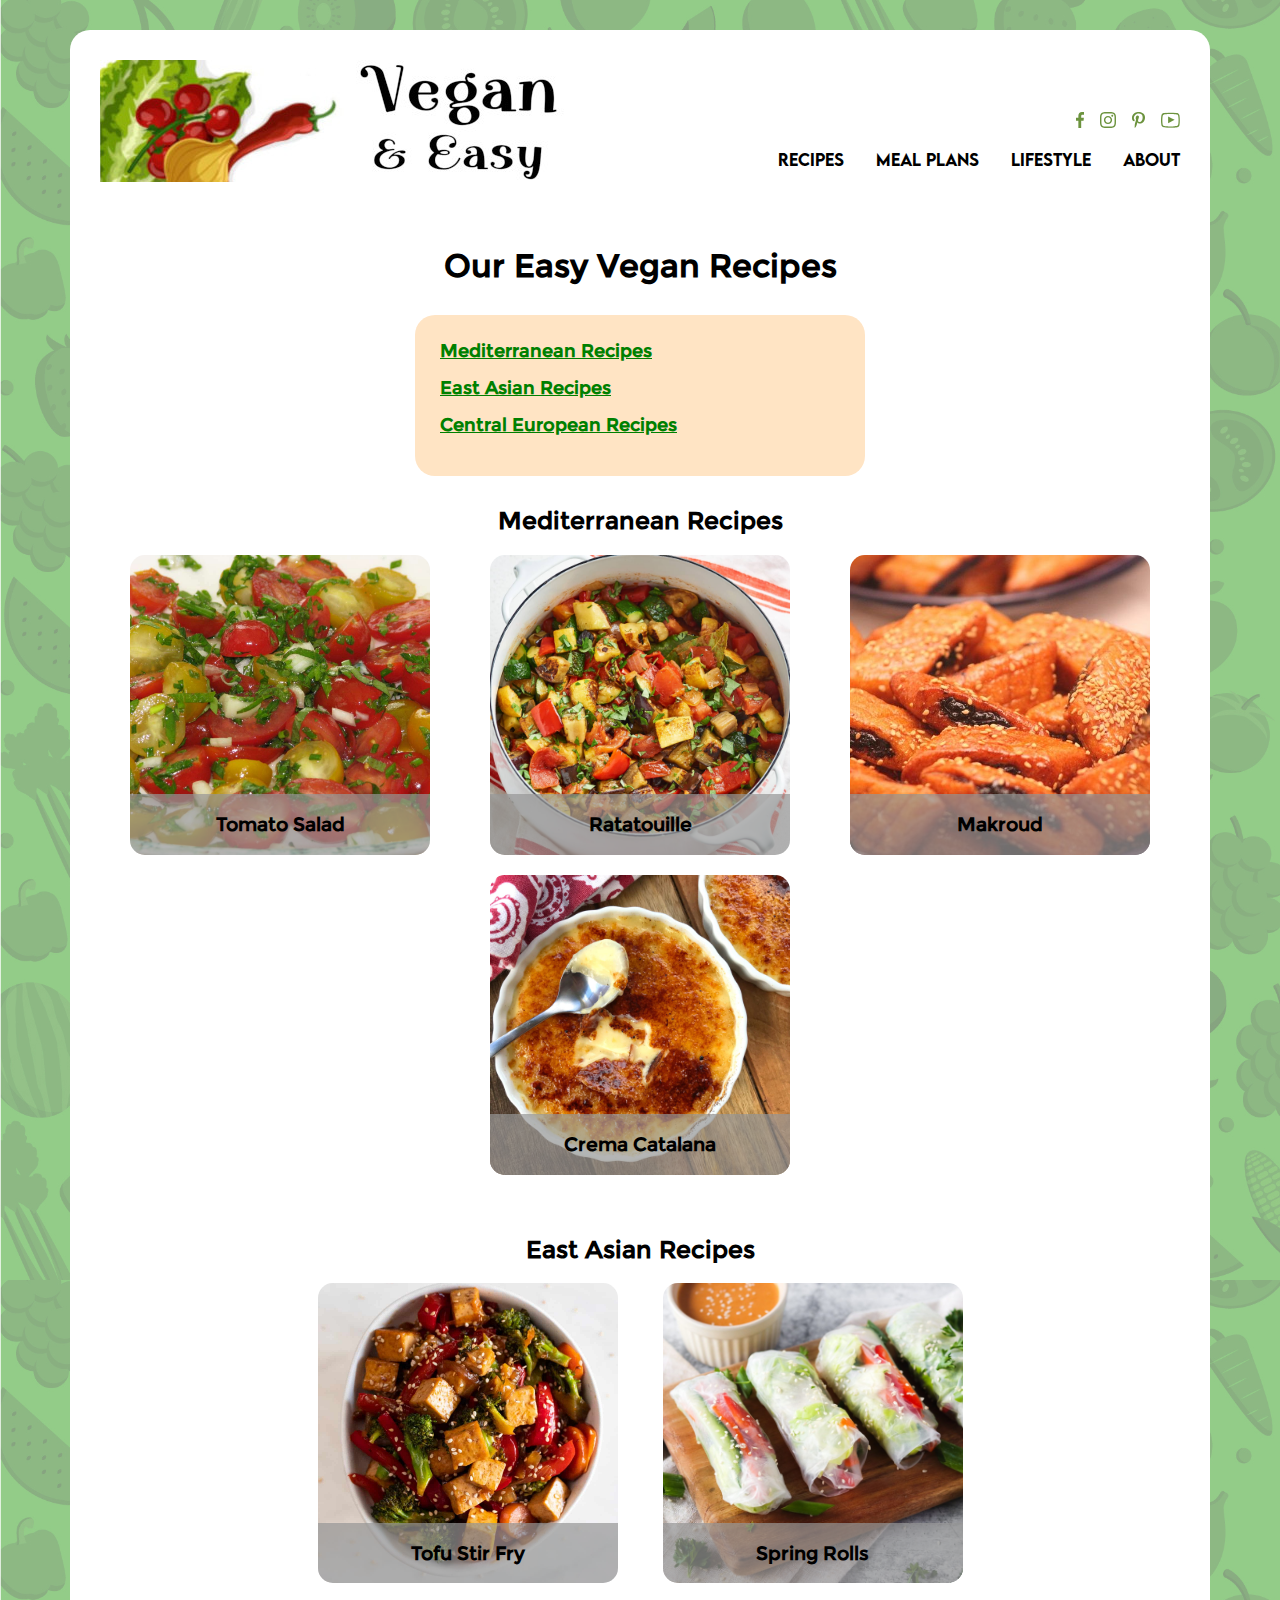
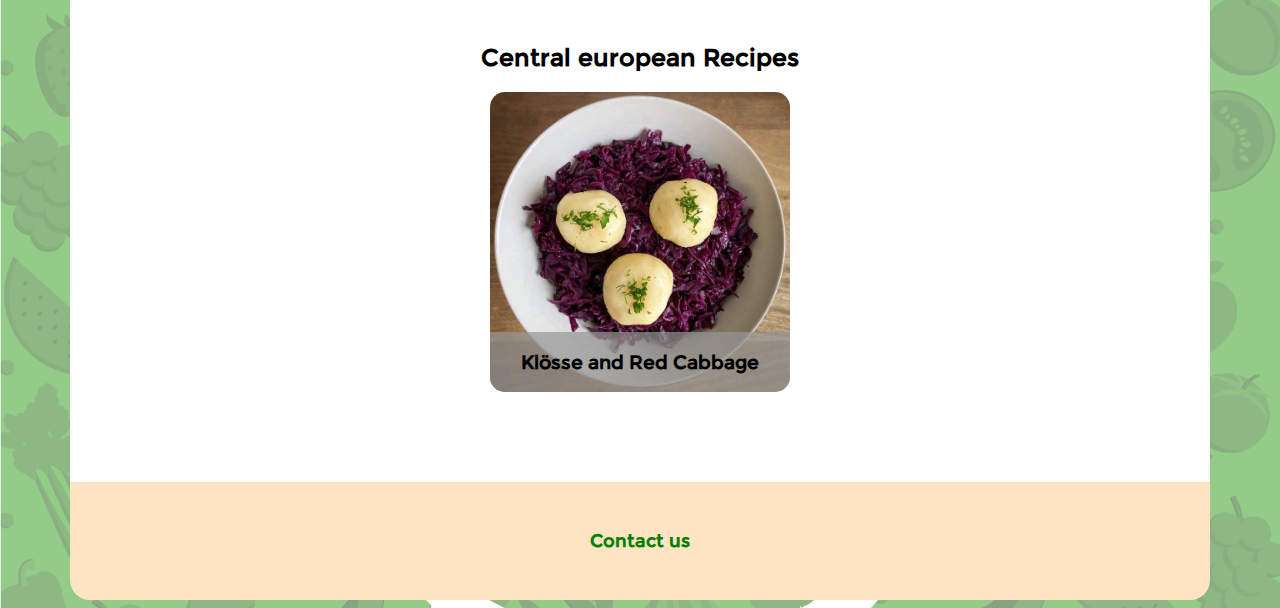
<file: recipes.html>
<!DOCTYPE html>
<html lang="en">
  <head>
    <meta charset="UTF-8" />
    <meta name="viewport" content="width=device-width, initial-scale=1.0" />
    <!-- link to the css stylesheet: -->
    <link rel="stylesheet" href="./css/style.css" />
    <!-- page title: -->
    <title>Recipes - Vegan and Easy</title>
  </head>
  <body>
    <!-- the header is the same on all pages -->
    <header>
      <!-- website logo with a link to the homepage: -->
      <div id="logo">
        <a href="index.html"><img src="./img/logo.jpg" alt="logo" /></a>
      </div>
      <!-- navigation bar: -->
      <nav>
        <!-- social media links: -->
        <div class="social-media">
          <ul>
            <li>
              <!-- the links will open in a new tab in the browser: -->
              <a target="_blank" href="https://www.facebook.com/veganandeasy"
                ><img src="./img/icon-facebook.svg" alt=""
              /></a>
            </li>
            <li>
              <a target="_blank" href="https://www.instagram.com/veganandeasy"
                ><img src="./img/icon-instagram.svg" alt=""
              /></a>
            </li>
            <li>
              <a target="_blank" href="https://www.pinterest.com/veganandeasy"
                ><img src="./img/icon-pinterest.svg" alt=""
              /></a>
            </li>
            <li>
              <a
                target="_blank"
                href="https://www.youtube.com/channel/veganandeasy"
                ><img src="./img/icon-youtube.svg" alt=""
              /></a>
            </li>
          </ul>
        </div>

        <!-- links to categories: -->
        <div class="menu">
          <ul>
            <li>
              <a href="recipes.html">Recipes</a>
            </li>
            <li><a href="meal-plans.html">Meal Plans</a></li>
            <li><a href="lifestyle.html">Lifestyle</a></li>
            <li><a href="about.html">About</a></li>
          </ul>
        </div>
      </nav>
    </header>

    <!-- unique page content starts here -->
    <main>
      <!-- page heading -->
      <h1>Our Easy Vegan Recipes</h1>

      <!-- navigation menu to jump further down the page with anchor links: -->
      <div class="menu-main">
        <ul>
          <li>
            <a href="recipes.html#mediterranean">Mediterranean Recipes</a>
          </li>
          <li><a href="recipes.html#east-asian">East Asian Recipes</a></li>
          <li>
            <a href="recipes.html#central-european">Central European Recipes</a>
          </li>
        </ul>
      </div>

      <!-- the next div is a category of recipes: -->
      <!-- the div container has an id property so we can reach it in the browser
        from the related anchor link -->
      <div id="mediterranean">
        <h2>Mediterranean Recipes</h2>
        <section class="container">
          <article class="recipe-box">
            <a href="tomato-salad.html"
              ><img src="./img/tomato-salad.jpg" alt="Tomato Salad" />
              <div class="recipe-box-name">
                <h3>Tomato Salad</h3>
              </div></a
            >
          </article>

          <article class="recipe-box">
            <a href="ratatouille.html"
              ><img src="./img/ratatouille.jpg" alt="Ratatouille" />
              <div class="recipe-box-name">
                <h3>Ratatouille</h3>
              </div></a
            >
          </article>

          <article class="recipe-box">
            <a href="makroud.html"
              ><img src="./img/makroud.jpg" alt="Makroud" />
              <div class="recipe-box-name">
                <h3>Makroud</h3>
              </div></a
            >
          </article>

          <article class="recipe-box">
            <a href="crema-catalana.html">
              <img src="./img/crema-catalana.jpg" alt="Crema Catalana" />
              <div class="recipe-box-name">
                <h3>Crema Catalana</h3>
              </div></a
            >
          </article>
        </section>
      </div>
      <!-- the recipe category ends here -->

      <!-- the next div is a category of recipes: -->
      <!-- the div container has an id property so we can reach it in the browser
        from the related anchor link -->
      <div id="east-asian">
        <h2>East Asian Recipes</h2>
        <section class="container">
          <article class="empty-box"></article>

          <article class="recipe-box">
            <a href="tofu-stir-fry.html"
              ><img src="./img/tofu.jpg" alt="Tofu Stir Fry" />
              <div class="recipe-box-name">
                <h3>Tofu Stir Fry</h3>
              </div></a
            >
          </article>

          <article class="recipe-box">
            <a href="spring-rolls.html"
              ><img src="./img/spring-rolls.jpg" alt="Spring Rolls" />
              <div class="recipe-box-name">
                <h3>Spring Rolls</h3>
              </div></a
            >
          </article>

          <article class="empty-box"></article>
        </section>
      </div>
      <!-- the recipe category ends here -->

      <!-- the next div is a category of recipes: -->
      <!-- the div container has an id property so we can reach it in the browser
        from the related anchor link -->
      <div id="central-european">
        <h2>Central european Recipes</h2>
        <section class="container">
          <article class="recipe-box">
            <a href="kloesse-cabbage.html"
              ><img src="./img/kloesse.jpg" alt="Klösse and Red Cabbage" />
              <div class="recipe-box-name">
                <h3>Klösse and Red Cabbage</h3>
              </div></a
            >
          </article>
        </section>
      </div>
      <!-- the recipe category ends here -->
    </main>
    <!-- unique page content ends here -->

    <!-- the footer is the same on all pages -->
    <footer>
      <!-- a link to send an email: -->
      <p><a href="mailto:email@veganandeasy.net">Contact us</a></p>
    </footer>
  </body>
</html>
</file>
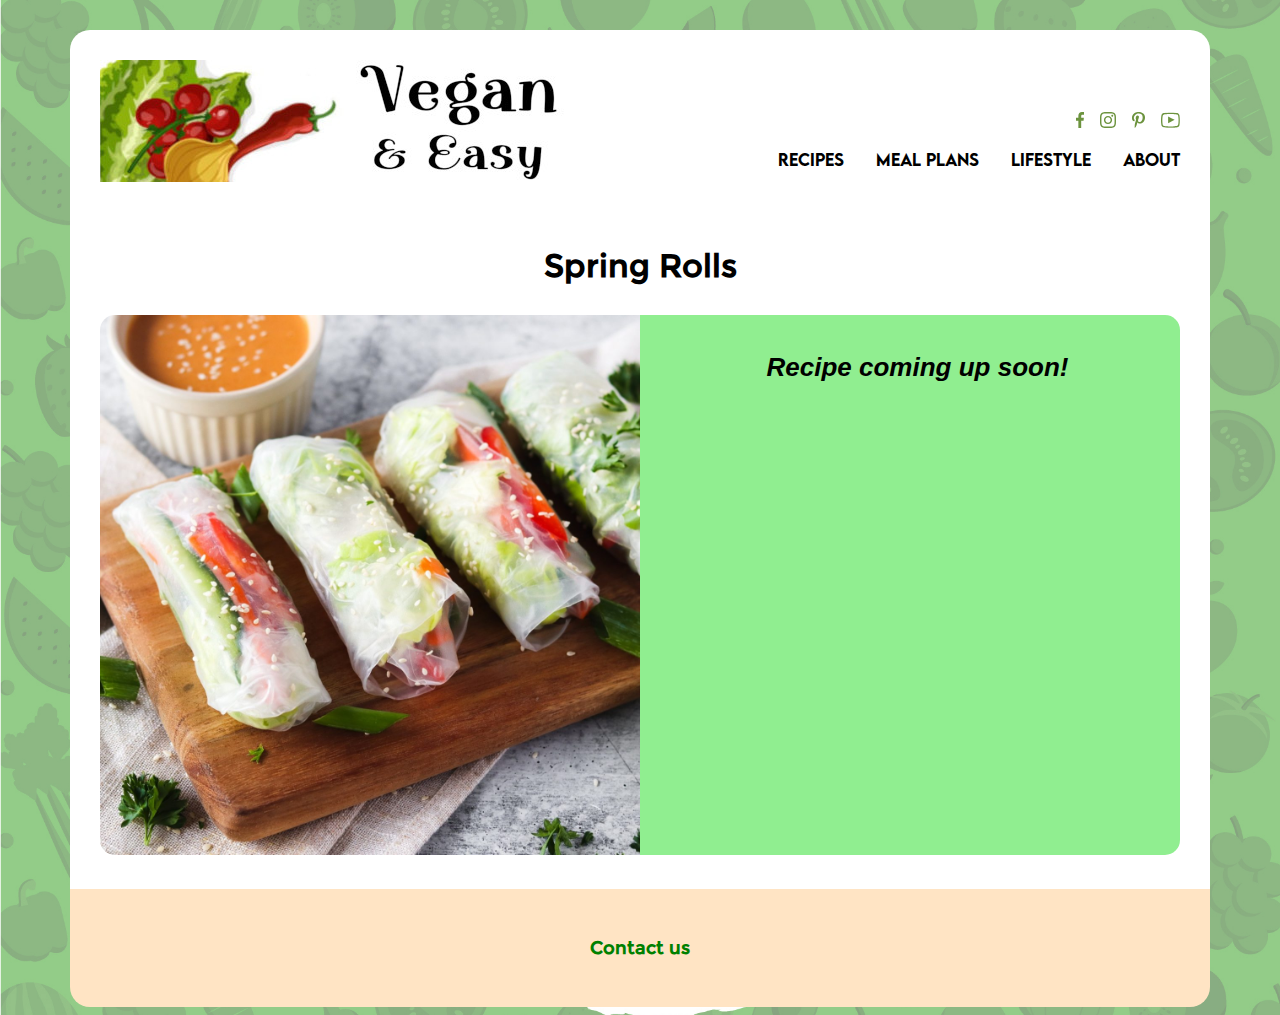
<file: spring-rolls.html>
<!DOCTYPE html>
<html lang="en">
  <head>
    <meta charset="UTF-8" />
    <meta name="viewport" content="width=device-width, initial-scale=1.0" />
    <!-- link to the css stylesheet: -->
    <link rel="stylesheet" href="./css/style.css" />
    <!-- page title: -->
    <title>Spring Rolls - Vegan and Easy</title>
  </head>
  <body>
    <header>
      <!-- website logo: -->
      <div id="logo">
        <a href="index.html"><img src="./img/logo.jpg" alt="logo" /></a>
      </div>
      <!-- navigation bar: -->
      <nav>
        <!-- social media links -->
        <div class="social-media">
          <ul>
            <li>
              <a target="_blank" href="https://www.facebook.com/veganandeasy"
                ><img src="./img/icon-facebook.svg" alt=""
              /></a>
            </li>
            <li>
              <a target="_blank" href="https://www.instagram.com/veganandeasy"
                ><img src="./img/icon-instagram.svg" alt=""
              /></a>
            </li>
            <li>
              <a target="_blank" href="https://www.pinterest.com/veganandeasy"
                ><img src="./img/icon-pinterest.svg" alt=""
              /></a>
            </li>
            <li>
              <a
                target="_blank"
                href="https://www.youtube.com/channel/veganandeasy"
                ><img src="./img/icon-youtube.svg" alt=""
              /></a>
            </li>
          </ul>
        </div>

        <!-- links to categories -->
        <div class="menu">
          <ul>
            <li><a href="recipes.html">Recipes</a></li>
            <li><a href="meal-plans.html">Meal Plans</a></li>
            <li><a href="lifestyle.html">Lifestyle</a></li>
            <li><a href="about.html">About</a></li>
          </ul>
        </div>
      </nav>
    </header>

    <!-- unique page content: -->
    <main>
      <!-- recipe title: -->
      <div class="recipe-header"><h1>Spring Rolls</h1></div>

      <!-- recipe content: -->
      <section class="recipe-main">
        <div>
          <img src="./img/spring-rolls.jpg" alt="Spring Rolls" />
        </div>

        <div class="ingredients">
          <h2 class="important">Recipe coming up soon!</h2>
        </div>
      </section>

      <!-- end of the recipe -->
    </main>

    <!-- footer -->
    <footer>
      <p><a href="mailto:email@veganandeasy.net">Contact us</a></p>
    </footer>
  </body>
</html>
</file>
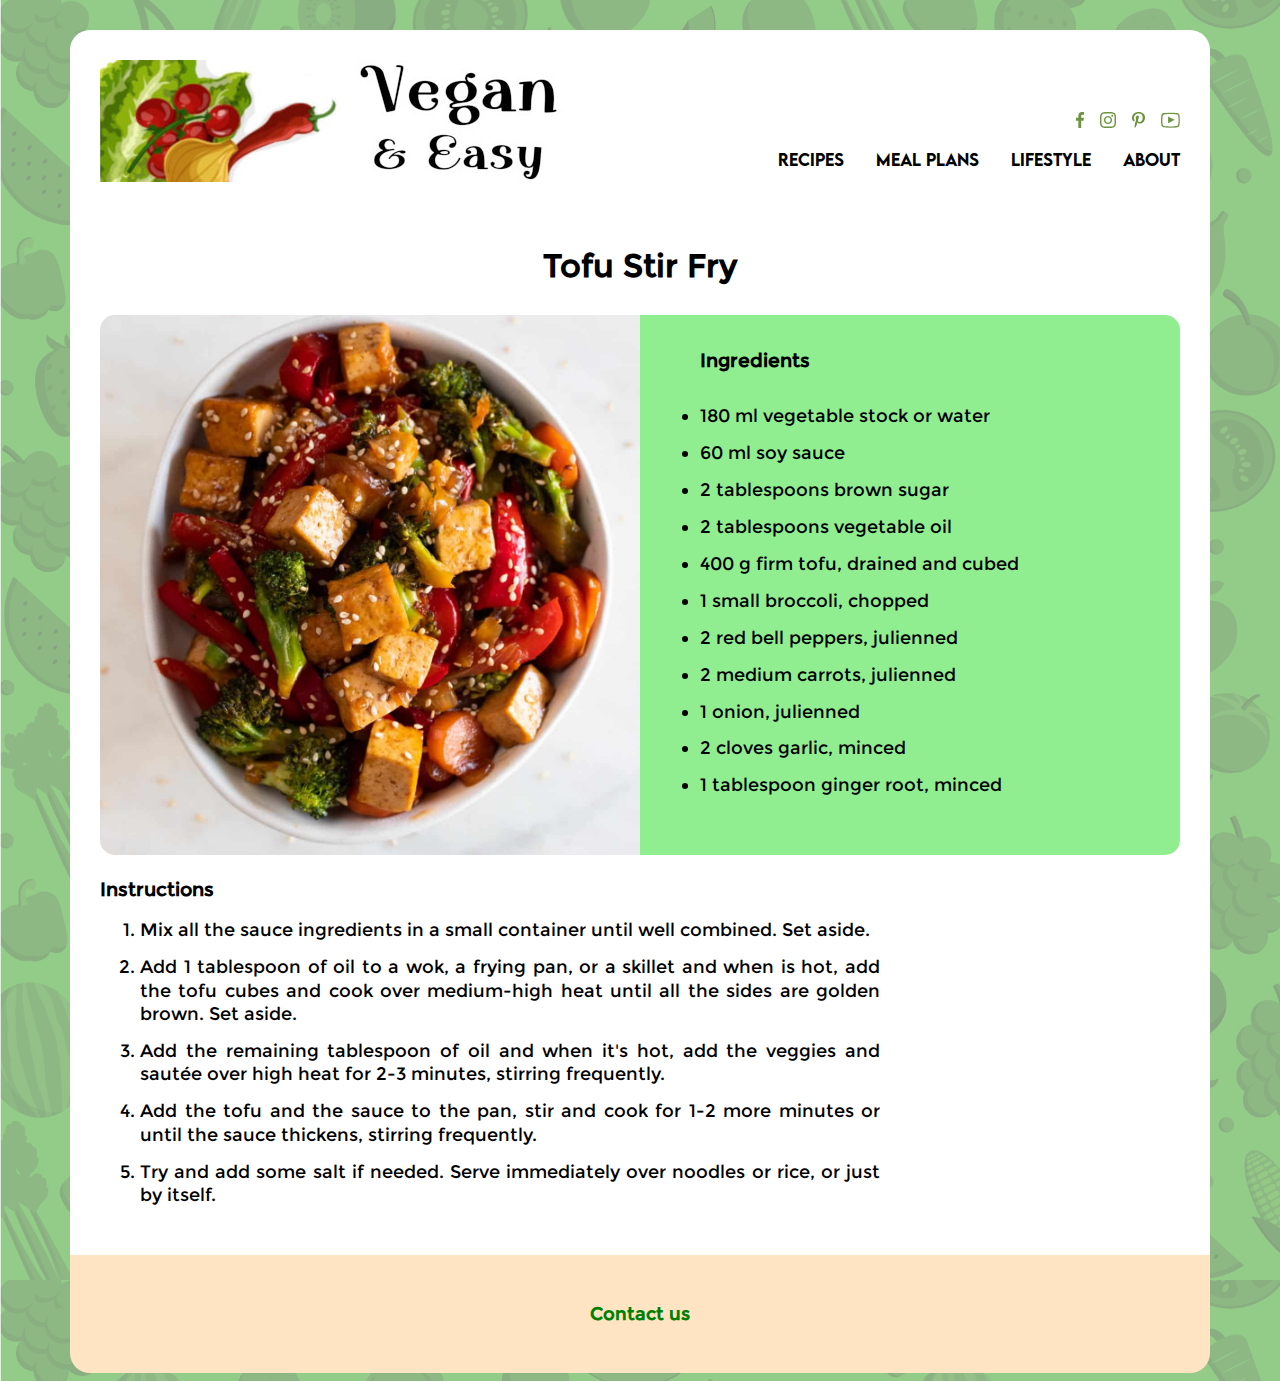
<file: tofu-stir-fry.html>
<!DOCTYPE html>
<html lang="en">
  <head>
    <meta charset="UTF-8" />
    <meta name="viewport" content="width=device-width, initial-scale=1.0" />
    <!-- link to the css stylesheet: -->
    <link rel="stylesheet" href="./css/style.css" />
    <!-- page title: -->
    <title>Tofu Stir Fry - Vegan and Easy</title>
  </head>
  <body>
    <header>
      <!-- website logo: -->
      <div id="logo">
        <a href="index.html"><img src="./img/logo.jpg" alt="logo" /></a>
      </div>
      <!-- navigation bar: -->
      <nav>
        <!-- social media links -->
        <div class="social-media">
          <ul>
            <li>
              <a target="_blank" href="https://www.facebook.com/veganandeasy"
                ><img src="./img/icon-facebook.svg" alt=""
              /></a>
            </li>
            <li>
              <a target="_blank" href="https://www.instagram.com/veganandeasy"
                ><img src="./img/icon-instagram.svg" alt=""
              /></a>
            </li>
            <li>
              <a target="_blank" href="https://www.pinterest.com/veganandeasy"
                ><img src="./img/icon-pinterest.svg" alt=""
              /></a>
            </li>
            <li>
              <a
                target="_blank"
                href="https://www.youtube.com/channel/veganandeasy"
                ><img src="./img/icon-youtube.svg" alt=""
              /></a>
            </li>
          </ul>
        </div>

        <!-- links to categories -->
        <div class="menu">
          <ul>
            <li><a href="recipes.html">Recipes</a></li>
            <li><a href="meal-plans.html">Meal Plans</a></li>
            <li><a href="lifestyle.html">Lifestyle</a></li>
            <li><a href="about.html">About</a></li>
          </ul>
        </div>
      </nav>
    </header>

    <!-- unique page content: -->
    <main>
      <!-- recipe name: -->
      <div class="recipe-header"><h1>Tofu Stir Fry</h1></div>

      <!-- recipe content: -->
      <section class="recipe-main">
        <div class="recipe-img">
          <img
            class="recipe-main-img"
            src="./img/tofu.jpg"
            alt="Tofu Stir Fry"
          />
        </div>

        <div class="ingredients">
          <h3>Ingredients</h3>
          <ul>
            <li>180 ml vegetable stock or water</li>
            <li>60 ml soy sauce</li>
            <li>2 tablespoons brown sugar</li>
            <li>2 tablespoons vegetable oil</li>
            <li>400 g firm tofu, drained and cubed</li>
            <li>1 small broccoli, chopped</li>
            <li>2 red bell peppers, julienned</li>
            <li>2 medium carrots, julienned</li>
            <li>1 onion, julienned</li>
            <li>2 cloves garlic, minced</li>
            <li>1 tablespoon ginger root, minced</li>
          </ul>
        </div>

        <div class="instructions">
          <h3>Instructions</h3>
          <ol>
            <li>
              Mix all the sauce ingredients in a small container until well
              combined. Set aside.
            </li>
            <li>
              Add 1 tablespoon of oil to a wok, a frying pan, or a skillet and
              when is hot, add the tofu cubes and cook over medium-high heat
              until all the sides are golden brown. Set aside.
            </li>
            <li>
              Add the remaining tablespoon of oil and when it's hot, add the
              veggies and sautée over high heat for 2-3 minutes, stirring
              frequently.
            </li>
            <li>
              Add the tofu and the sauce to the pan, stir and cook for 1-2 more
              minutes or until the sauce thickens, stirring frequently.
            </li>
            <li>
              Try and add some salt if needed. Serve immediately over noodles or
              rice, or just by itself.
            </li>
          </ol>
        </div>
      </section>
      <!-- end of the recipe -->
    </main>
    <!-- footer -->
    <footer>
      <p><a href="mailto:email@veganandeasy.net">Contact us</a></p>
    </footer>
  </body>
</html>
</file>
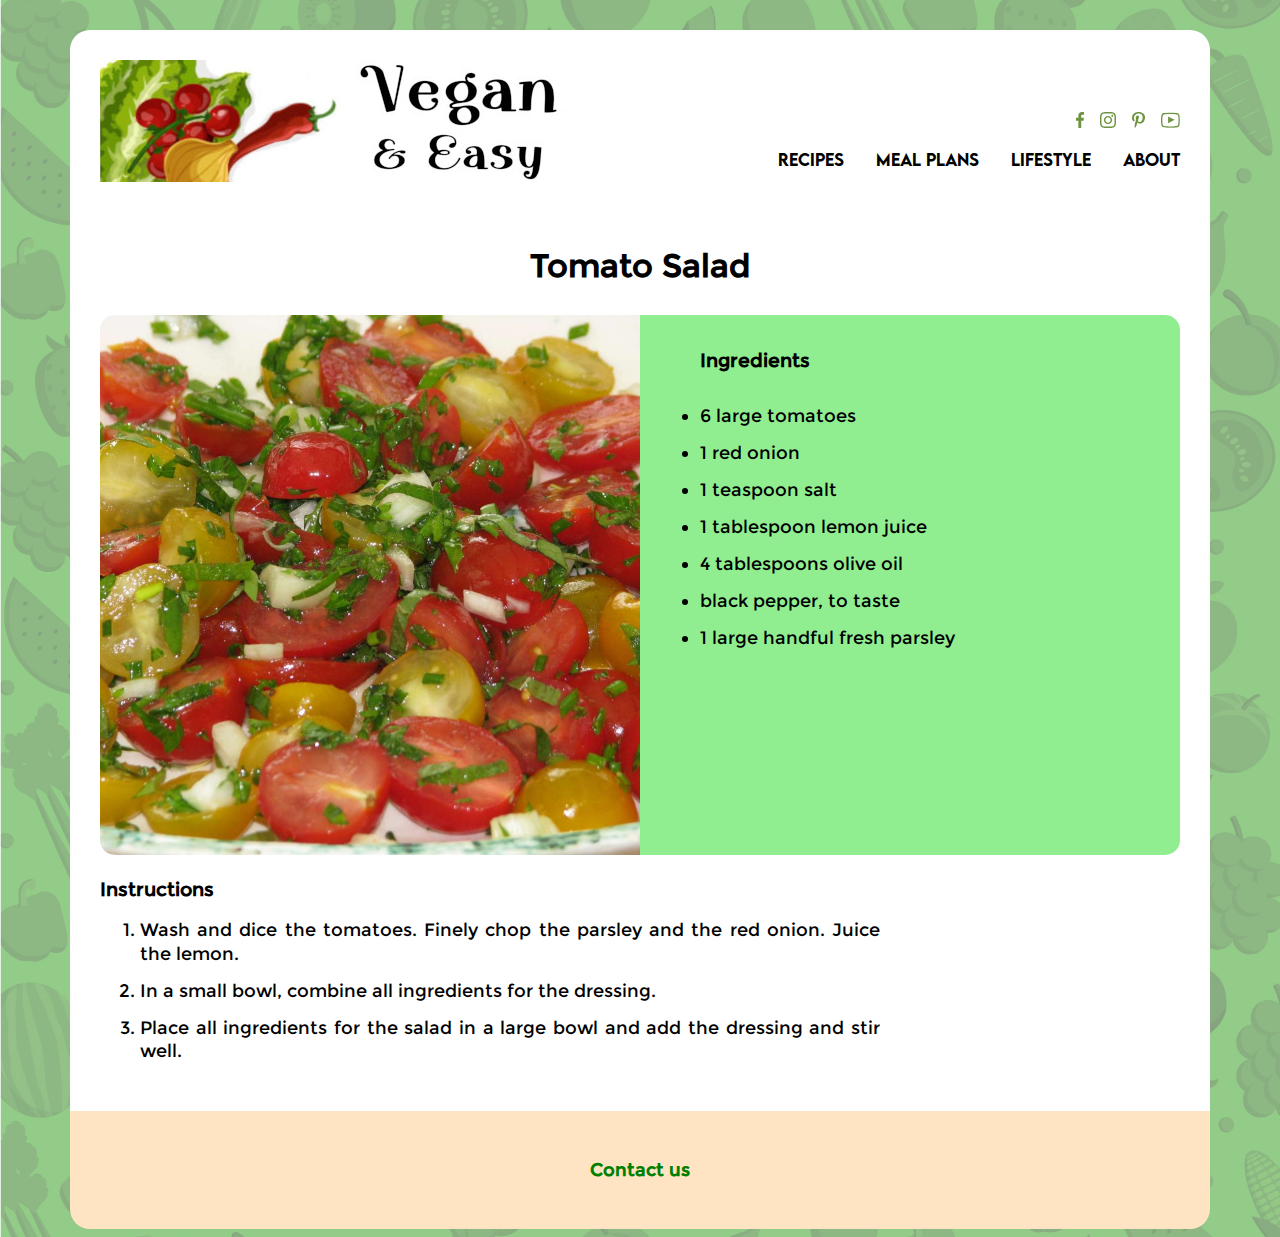
<file: tomato-salad.html>
<!DOCTYPE html>
<html lang="en">
  <head>
    <meta charset="UTF-8" />
    <meta name="viewport" content="width=device-width, initial-scale=1.0" />
    <!-- link to the css stylesheet: -->
    <link rel="stylesheet" href="./css/style.css" />
    <!-- page title: -->
    <title>Tomato Salad - Vegan and Easy</title>
  </head>
  <body>
    <header>
      <!-- website logo: -->
      <div id="logo">
        <a href="index.html"><img src="./img/logo.jpg" alt="logo" /></a>
      </div>
      <!-- navigation bar: -->
      <nav>
        <!-- social media links -->
        <div class="social-media">
          <ul>
            <li>
              <a target="_blank" href="https://www.facebook.com/veganandeasy"
                ><img src="./img/icon-facebook.svg" alt=""
              /></a>
            </li>
            <li>
              <a target="_blank" href="https://www.instagram.com/veganandeasy"
                ><img src="./img/icon-instagram.svg" alt=""
              /></a>
            </li>
            <li>
              <a target="_blank" href="https://www.pinterest.com/veganandeasy"
                ><img src="./img/icon-pinterest.svg" alt=""
              /></a>
            </li>
            <li>
              <a
                target="_blank"
                href="https://www.youtube.com/channel/veganandeasy"
                ><img src="./img/icon-youtube.svg" alt=""
              /></a>
            </li>
          </ul>
        </div>

        <!-- links to categories -->
        <div class="menu">
          <ul>
            <li><a href="recipes.html">Recipes</a></li>
            <li><a href="meal-plans.html">Meal Plans</a></li>
            <li><a href="lifestyle.html">Lifestyle</a></li>
            <li><a href="about.html">About</a></li>
          </ul>
        </div>
      </nav>
    </header>
    <!-- unique page content: -->
    <main>
      <!-- recipe name: -->
      <div class="recipe-header"><h1>Tomato Salad</h1></div>

      <!-- recipe content: -->
      <section class="recipe-main">
        <div class="recipe-img">
          <img
            class="recipe-main-img"
            src="./img/tomato-salad.jpg"
            alt="Tomato Salad"
          />
        </div>

        <div class="ingredients">
          <h3>Ingredients</h3>
          <ul>
            <li>6 large tomatoes</li>
            <li>1 red onion</li>
            <li>1 teaspoon salt</li>
            <li>1 tablespoon lemon juice</li>
            <li>4 tablespoons olive oil</li>
            <li>black pepper, to taste</li>
            <li>1 large handful fresh parsley</li>
          </ul>
        </div>

        <div class="instructions">
          <h3>Instructions</h3>
          <ol>
            <li>
              Wash and dice the tomatoes. Finely chop the parsley and the red
              onion. Juice the lemon.
            </li>
            <li>In a small bowl, combine all ingredients for the dressing.</li>
            <li>
              Place all ingredients for the salad in a large bowl and add the
              dressing and stir well.
            </li>
          </ol>
        </div>
      </section>
      <!-- end of the recipe -->
    </main>
    <footer>
      <p><a href="mailto:email@veganandeasy.net">Contact us</a></p>
    </footer>
  </body>
</html>
</file>
<file: css/style.css>
/* import fonts to use on the website: */
@font-face {
  font-family: "Lemon Milk medium";
  src: url(../LEMONMILK-Medium.otf);
}

@font-face {
  font-family: "Montserrat";
  src: url(../Montserrat-Regular.ttf);
}

body {
  /* define the width of the body: */
  max-width: 1200px;
  min-width: 600px;
  margin-left: auto;
  margin-right: auto;

  /* define the body background image: */
  background-image: url(../img/background.jpg);
  background-size: 100%;
}

header {
  /* define margins and paddings around the header: */
  margin-top: 30px;
  margin-right: 30px;
  margin-left: 30px;
  padding: 30px 30px 0 30px;

  /* add round corners */
  border-top-left-radius: 20px;
  border-top-right-radius: 20px;

  /* define the header background color: */
  background-color: white;

  /* declare flex: */
  display: flex;

  /* position elements of the header */
  flex-direction: row;
  justify-content: space-between;
  align-items: flex-end;
  flex-wrap: wrap;
}

main {
  /* define main margins and paddings */
  padding: 30px;
  margin-left: 30px;
  margin-right: 30px;

  /* define main background color */
  background-color: white;
}

footer {
  /* define footer margins and paddings */
  padding: 30px;
  margin-left: 30px;
  margin-right: 30px;

  /* add round corners */
  border-bottom-left-radius: 20px;
  border-bottom-right-radius: 20px;

  /* define footer background color */
  background-color: bisque;
}

.social-media ul {
  list-style-type: none;
  gap: 1em;
  /* declare flex: */
  display: flex;

  /* define that the content will be displayed horizontally: */
  flex-direction: row;

  /* define spacing between navigation elements: */
  justify-content: end;
}

.menu ul {
  list-style-type: none;
  gap: 2em;
  /* declare flex: */
  display: flex;

  /* define that the content will be displayed horizontally: */
  flex-direction: row;

  /* define spacing between navigation elements: */
  justify-content: space-around;
}

.menu a {
  /* style the font of the navigation elements */
  font-family: "Lemon Milk medium";
  color: black;
  text-decoration: none;
}

/* style the font in lists inside main */
main ul,
main ol {  
  text-align: justify;
  font-family: Montserrat, sans-serif;
  font-size: 18px;
  line-height: 1.3;
  color: black;
}

/* style the navigation elements inside the main */
.menu-main ul {
  list-style-type: none;
  margin-top: 30px;
  margin-bottom: 30px;
  margin-left: auto;
  margin-right: auto;
  padding: 25px;
  max-width: 400px;
  border-radius: 20px;
  background-color: bisque;
}

.menu-main a {
  /* style the font of the navigation links inside the main */
  font-weight: bold;
  color: green;
}

/* add space between li elements in the recipes */
main li {
  margin-bottom: 0.75em;
}

/* style paragraphs in main: */
main p {
  text-align: justify;
  font-family: Montserrat, sans-serif;
  font-size: 18px;
  line-height: 1.4;
  color: black;
}

/* position and style important text: */
.important-text {
  margin-left: auto;
  margin-right: auto;
  margin-top: 30px;
  margin-bottom: 30px;
  padding: 25px;
  max-width: 720px;
  border-radius: 20px;
  background-color: bisque;
}
/* style footer text */
footer p {
  text-align: center;
  font-family: Montserrat, sans-serif;
  font-size: 18px;
  font-weight: bold;
}

/* style links inside paragraphs */
p a {
  color: green;
  text-decoration: none;
}

/* styling h1 headings: */
h1 {
  margin: 30px;
  text-align: center;
  font-family: Montserrat, sans-serif;
}

/* styling h2 headings: */
h2 {
  text-align: center;
  font-family: Montserrat, sans-serif;
}

/* style the font in h3 headings */
h3 {
  font-family: Montserrat, sans-serif;
}

/* style the font in h4 headings */
h4 {
  font-family: Montserrat, sans-serif;
}

/* style the font in headings with the .important class */
.important {
  text-align: center;
  font-family: sans-serif;
  font-size: 26px;
  font-style: italic;
}

/* style the containers for recipe categories */
.container {
  /* define outside space beneath the container */
  margin-bottom: 60px;

  /* declare flex: */
  display: flex;

  /* align elements horizontally: */
  flex-direction: row;

  /* position elements between each other */
  justify-content: space-around;

  /* wrap elements to display on the next line when the browser window
  is not wide enough: */
  flex-wrap: wrap;

  /* add vertical space between the recipe previews when they're wrapped on top
  of each other */
  row-gap: 20px;
}

.recipe-box {
  /* define the position of the recipe previews */
  position: relative;
  /* define the size of the recipe preview: */
  width: 300px;
  height: 300px;
}

.recipe-box img {
  /* define the size of the image in the recipe preview: */
  width: 300px;
  height: 300px;

  /* define the scale and aspect ratio of the image: */
  object-fit: cover;

  /* add round corners */
  border-radius: 15px;
}

/* style the recipe name in the preview: */
.recipe-box-name {
  width: 300px;
  text-align: center;
  position: absolute;
  bottom: 0%;
  color: black;
  background-color: rgba(150, 150, 150, 0.7);
  border-bottom-left-radius: 15px;
  border-bottom-right-radius: 15px;
}

/* make the recipe name green when we hover it with the mouse */
.recipe-box *:hover {
  color: green;
}

/* styling the text link in the recipe name */
.recipe-box-name a {
  color: black;
  text-decoration: none;
}

/* defining the empty-boxes width: */
/* this is a trick to get our recipe boxes closer to each other when they are
only 2 in a row */
.empty-box {
  width: 150px;
}

.recipe-main {
  /* declare flex: */
  display: flex;
  flex-wrap: wrap;
}

.recipe-main img {
  /* define the size of the image on top of each recipe page: */
  width: 540px;
  height: 540px;

  /* define the scale and aspect ratio of the image: */
  object-fit: cover;

  /* add round corners */
  border-radius: 15px 0px 0px 15px;
}

/* style the ingredients panel: */
.ingredients {
  width: 540px;
  max-height: 540px;
  background-color: lightgreen;

  /* add round corners */
  border-radius: 0px 15px 15px 0px;
}

/* position the text inside the ingredients panel: */
.ingredients > * {
  padding: 15px 45px 0px 60px;
}

/* define the width of the instructions panel: */
.instructions {
  max-width: 780px;
}

/* style the text inside the instructions panel: */
.recipe li {
  text-align: left;
}
</file>
